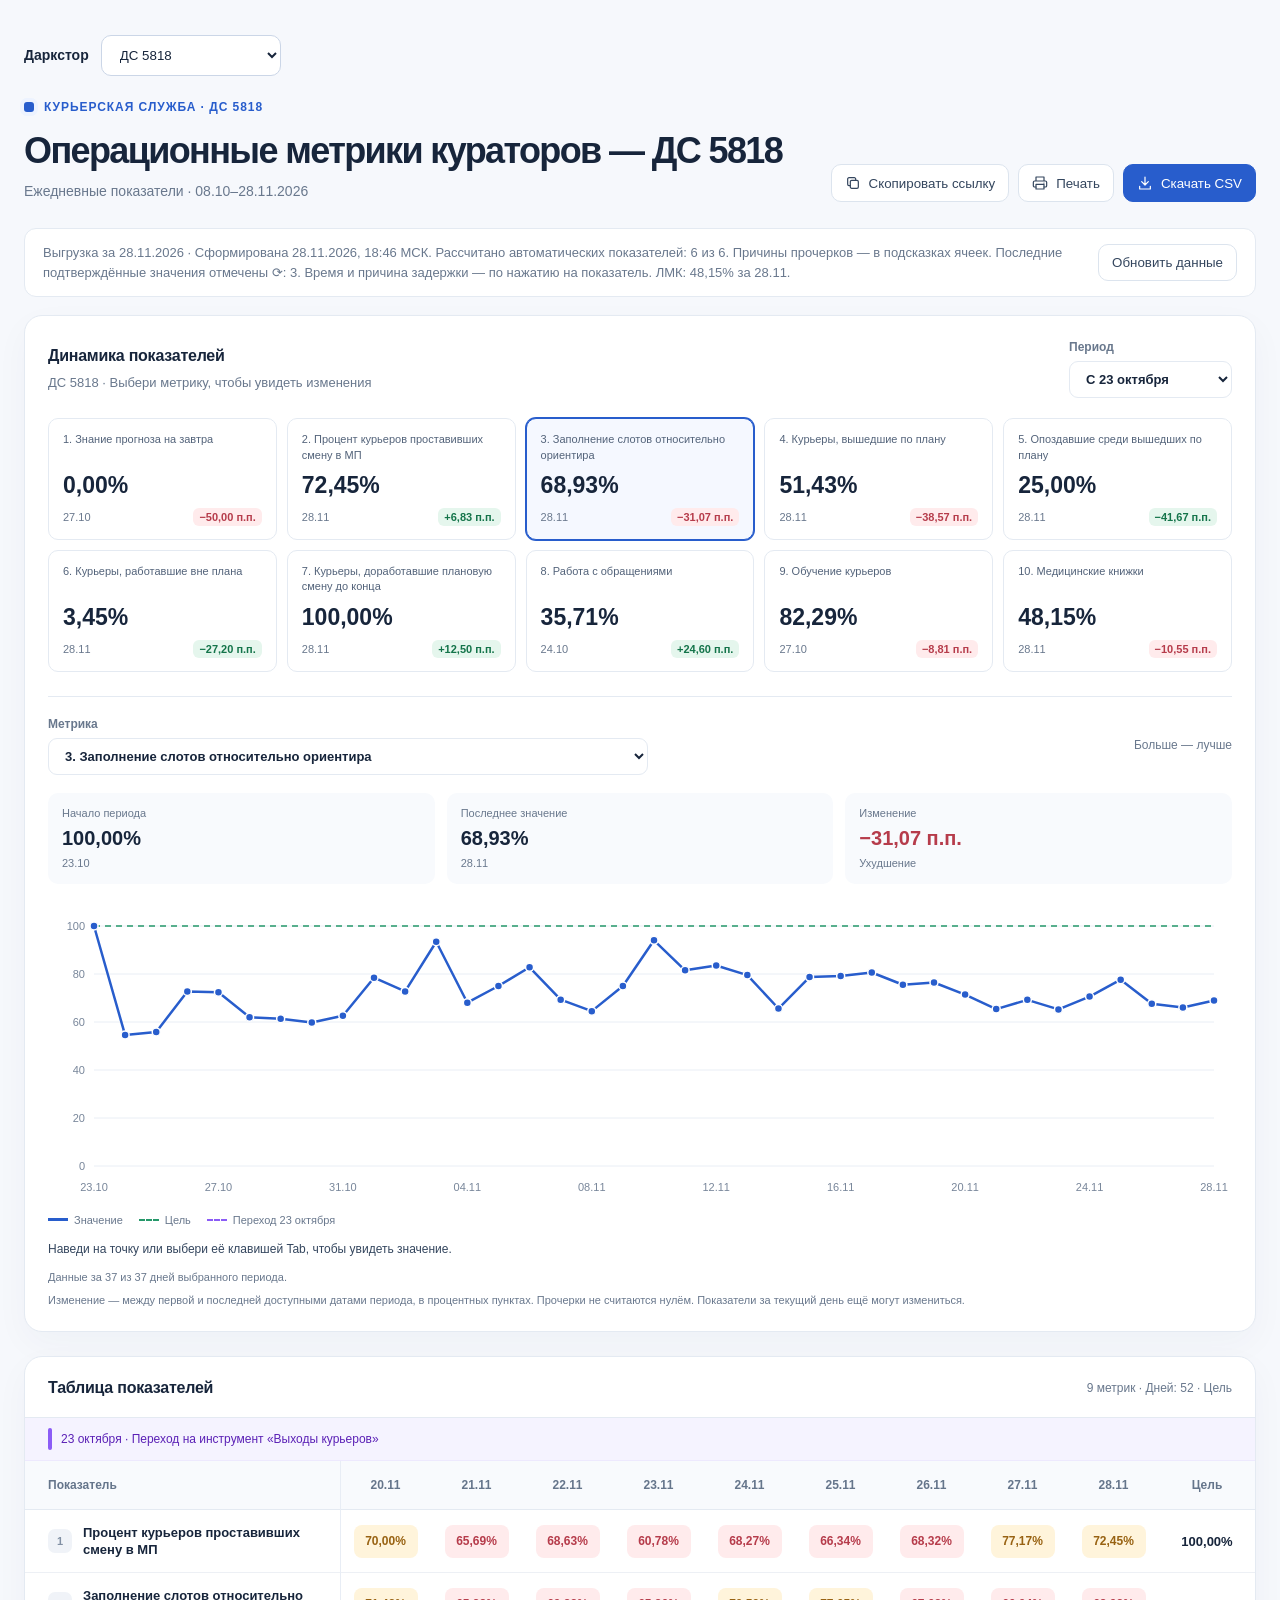
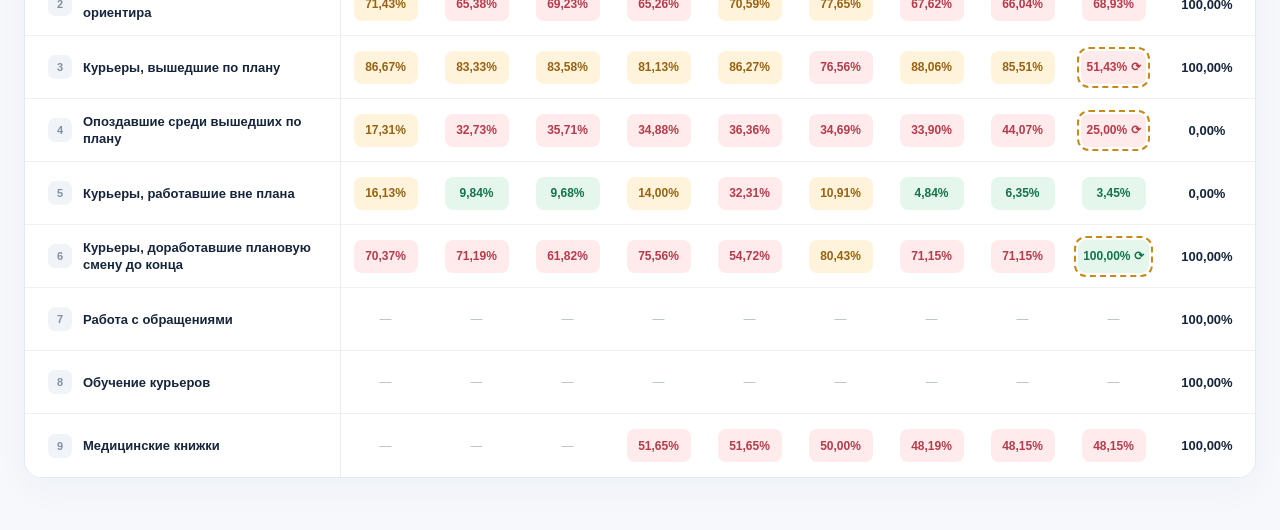
<file: index.html>
<!doctype html>
<html lang="ru">
<head>
  <meta charset="utf-8">
  <meta name="viewport" content="width=device-width, initial-scale=1">
  <meta name="theme-color" content="#f6f8fc">
  <meta name="description" content="Операционные показатели курьеров ДС 5818 по датам с 08.10 по 22.10.2026">
  <title>ДС 5818 — Операционные метрики кураторов</title>
  <link rel="stylesheet" href="dashboard-trends.css">
  <link rel="icon" href="data:image/svg+xml,%3Csvg xmlns='http://www.w3.org/2000/svg' viewBox='0 0 64 64'%3E%3Crect width='64' height='64' rx='16' fill='%232b62cf'/%3E%3Cpath d='M14 42h36M18 28h28M25 17h14' stroke='white' stroke-width='5' stroke-linecap='round'/%3E%3C/svg%3E">
  <style>
    :root{color-scheme:light;--bg:#f6f8fc;--paper:#fff;--ink:#17253b;--muted:#69788d;--line:#e4eaf2;--blue:#285dcc;--blue-soft:#edf3ff;--radius:18px}
    *{box-sizing:border-box}
    html{scroll-behavior:smooth}
    body{margin:0;background:var(--bg);color:var(--ink);font:14px/1.5 -apple-system,BlinkMacSystemFont,"Segoe UI",Roboto,"Noto Sans",Arial,sans-serif;-webkit-font-smoothing:antialiased}
    .shell{max-width:1640px;margin:0 auto;padding:35px 24px 52px}
    .eyebrow{display:flex;align-items:center;gap:10px;color:var(--blue);font-size:12px;font-weight:750;letter-spacing:.08em;text-transform:uppercase}
    .eyebrow .mark{width:10px;height:10px;border-radius:3px;background:var(--blue);box-shadow:0 0 0 4px var(--blue-soft)}
    header{display:flex;align-items:flex-end;justify-content:space-between;gap:22px;margin:14px 0 26px}
    h1{font-size:clamp(24px,3vw,36px);letter-spacing:-.045em;line-height:1.18;margin:0 0 9px;font-weight:780}
    .description{color:var(--muted);margin:0;font-size:14px}
    .actions{display:flex;flex-wrap:wrap;justify-content:flex-end;gap:9px}
    button{display:inline-flex;align-items:center;justify-content:center;gap:8px;white-space:nowrap;cursor:pointer;border:1px solid #dce4ee;border-radius:10px;background:white;color:#34465e;padding:10px 13px;font:600 13px/1.2 inherit;transition:background .16s,border-color .16s}
    button:hover{background:#f4f7fd;border-color:#bdcce3}
    button:focus-visible{outline:3px solid #9cbbf8;outline-offset:2px}
    button svg{width:16px;height:16px;stroke:currentColor;fill:none;stroke-width:1.8;stroke-linecap:round;stroke-linejoin:round}
    .primary{background:var(--blue);border-color:var(--blue);color:#fff}
    .primary:hover{background:#204fab;border-color:#204fab}
    .panel{background:var(--paper);border:1px solid var(--line);border-radius:var(--radius);box-shadow:0 12px 35px rgba(24,49,88,.035);overflow:hidden}
    .panel-heading{display:flex;justify-content:space-between;align-items:center;gap:14px;padding:19px 23px 17px;border-bottom:1px solid var(--line)}
    h2{font-size:16px;letter-spacing:-.015em;margin:0;font-weight:750}
    .panel-note{color:var(--muted);font-size:12px;white-space:nowrap}
    .tool-transition-note{display:flex;align-items:center;gap:9px;margin:0;padding:10px 23px;background:#f5f3ff;border-bottom:1px solid #ede9fe;color:#5b21b6;font-size:12px;line-height:1.4}
    .tool-transition-note::before{content:"";flex:none;width:4px;height:22px;background:#8b5cf6;border-radius:2px}
    #metricsTable .tool-transition{border-left:4px solid #8b5cf6}
    .table-scroll{overflow-x:auto;overscroll-behavior-x:contain;scrollbar-color:#cbd6e7 transparent}
    table{width:100%;min-width:1776px;border-collapse:separate;border-spacing:0;table-layout:fixed;font-variant-numeric:tabular-nums}
    col.metric-col{width:315px}
    col.day-col{width:91px}
    col.goal-col{width:96px}
    thead th{background:#f8fafd;color:#65758b;font-size:12px;font-weight:720;text-align:center;white-space:nowrap;border-bottom:1px solid var(--line);padding:15px 7px}
    thead th:first-child{text-align:left;padding-left:23px}
    thead th:last-child{background:#f8fafd;color:#65758b}
    tbody td,tbody th{border-bottom:1px solid #edf0f5;padding:12px 7px;text-align:center;background:white;height:63px}
    tbody tr:last-child td,tbody tr:last-child th{border-bottom:0}
    tbody th{font-size:13px;font-weight:630;text-align:left;padding-left:23px;padding-right:15px;line-height:1.32}
    tbody tr:hover td,tbody tr:hover th{background:#fafcff}
    thead th:first-child,tbody th{position:sticky;left:0;z-index:2;box-shadow:1px 0 0 #e8edf5}
    thead th:first-child{z-index:4}
    .metric-title{display:flex;align-items:center;gap:11px}
    .metric-index{flex:none;width:24px;height:24px;display:grid;place-items:center;border-radius:7px;background:#f0f3f8;color:#8190a4;font-size:11px;font-weight:700}
    .cell{display:inline-flex;min-width:64px;min-height:33px;align-items:center;justify-content:center;border-radius:8px;font-size:12px;font-weight:700;padding:6px 5px}
    .cell.good{background:#e5f6ed;color:#14744a}
    .cell.mid{background:#fff4db;color:#986212}
    .cell.bad{background:#ffebec;color:#b63c4b}
    .cell.empty{color:#b4becc;font-weight:500}
    .goal{color:var(--ink);font-weight:750;font-size:13px;background:white}
    .date-latest{background:#f8fafd}
    .footnotes{padding:16px 23px 18px;border-top:1px solid var(--line);background:#fcfdff;color:#78869a;font-size:12px}
    .footnotes p{margin:0}
    .footnotes p+p{margin-top:5px}
    .footer{display:flex;justify-content:space-between;gap:15px;flex-wrap:wrap;color:#8a97a8;font-size:12px;padding:17px 4px}
    .toast{position:fixed;bottom:24px;left:50%;transform:translate(-50%,16px);padding:11px 17px;border-radius:10px;background:#172b4b;color:#fff;box-shadow:0 10px 25px #172b4b33;opacity:0;pointer-events:none;transition:opacity .2s,transform .2s;z-index:10}
    .toast.visible{opacity:1;transform:translate(-50%,0)}
    @media(max-width:820px){.shell{padding:22px 12px 32px}header{display:block;margin:15px 4px 20px}h1{font-size:26px}.actions{justify-content:flex-start;margin-top:18px}.panel-heading{padding:15px 16px}.panel-note{white-space:normal;text-align:right}.footnotes{padding:15px 16px}col.metric-col{width:235px}tbody th{padding-left:12px;font-size:12px}.metric-title{gap:7px}.metric-index{width:20px;height:20px}thead th:first-child{padding-left:12px}.footer{padding:14px 4px}}
    @media print{@page{size:A3 landscape;margin:12mm}body{background:white;font-size:11px}.shell{max-width:none;padding:0}.actions,.footer,.toast{display:none!important}header{margin:0 0 14px}h1{font-size:24px}.panel{border:1px solid #ccd3df;box-shadow:none}.panel-heading{padding:10px 12px}.table-scroll{overflow:visible}table{min-width:0;width:100%}col.metric-col{width:250px}col.day-col{width:auto}col.goal-col{width:70px}thead th{padding:9px 3px}tbody td,tbody th{padding:6px 2px;height:42px}tbody th{padding-left:8px;font-size:10px}.cell{min-width:0;width:100%;font-size:10px;padding:5px 1px}.metric-index{display:none}.footnotes{padding:10px 12px}thead th:first-child,tbody th{position:static;box-shadow:none}*{-webkit-print-color-adjust:exact;print-color-adjust:exact}}
    .store-picker{display:flex;align-items:center;gap:12px;margin-bottom:22px;font-weight:700;color:var(--ink)}
    .store-picker select{appearance:auto;min-width:180px;padding:11px 14px;border:1px solid #cbd6e7;border-radius:10px;background:#fff;color:#17253b;font:700 14px inherit;cursor:pointer}
    .store-picker select:focus-visible{outline:3px solid #9cbbf8;outline-offset:2px}
    @media print{.store-picker{display:none}}
    .data-status{display:flex;align-items:center;justify-content:space-between;gap:16px;margin:0 0 18px;padding:14px 18px;border:1px solid var(--line);border-radius:12px;background:var(--paper)}
    .data-status p{margin:0;color:var(--muted);font-size:13px}
    @media(max-width:820px){.data-status{align-items:flex-start;flex-direction:column}}
  </style>
</head>
<body>
<main class="shell">
  <nav aria-label="Выбор даркстора" class="store-picker"><label for="storeSelect">Даркстор</label><select id="storeSelect" aria-label="Выбрать даркстор"><option value="5818" selected>ДС 5818</option><option value="7745">ДС 7745</option><option value="8889">ДС 8889</option><option value="9107">ДС 9107</option></select></nav>
  <div class="eyebrow"><span class="mark" aria-hidden="true"></span> Курьерская служба · ДС 5818</div>
  <header>
    <div>
      <h1>Операционные метрики кураторов — ДС 5818</h1>
      <p class="description">Ежедневные показатели работы кураторов · 08–22 октября 2026 года</p>
    </div>
    <div class="actions">
      <button id="copyLink" type="button" aria-label="Скопировать ссылку на таблицу">
        <svg viewBox="0 0 24 24" aria-hidden="true"><rect x="8" y="8" width="12" height="12" rx="2"/><path d="M16 8V6a2 2 0 0 0-2-2H6a2 2 0 0 0-2 2v8a2 2 0 0 0 2 2h2"/></svg>Скопировать ссылку
      </button>
      <button id="printReport" type="button">
        <svg viewBox="0 0 24 24" aria-hidden="true"><path d="M6 9V3h12v6M6 18H4a2 2 0 0 1-2-2v-5a2 2 0 0 1 2-2h16a2 2 0 0 1 2 2v5a2 2 0 0 1-2 2h-2"/><path d="M6 14h12v7H6zM18 12h.01"/></svg>Печать
      </button>
      <button class="primary" id="downloadCsv" type="button">
        <svg viewBox="0 0 24 24" aria-hidden="true"><path d="M12 3v12m-5-5 5 5 5-5M4 17v4h16v-4"/></svg>Скачать CSV
      </button>
    </div>
  </header>
  <section class="data-status" aria-label="Источник данных">
    <p id="dataStatus" role="status" aria-live="polite">Загружаем последнюю выгрузку…</p>
    <button id="refreshData" type="button">Обновить данные</button>
  </section>
  <section class="panel trends" aria-labelledby="trendsTitle">
    <div class="trends-heading">
      <div><h2 id="trendsTitle">Динамика показателей</h2><p>ДС 5818 · Выбери метрику, чтобы увидеть изменения</p></div>
      <label class="trends-control">Период<select id="trendPeriod"><option value="after">С 23 октября</option><option value="week">Последние 7 дней</option><option value="all">Вся история</option></select></label>
    </div>
    <div id="trendOverview" class="trends-overview" aria-label="Динамика десяти метрик"></div>
    <div class="trends-chart-heading">
      <label class="trends-control trends-metric-control">Метрика<select id="trendMetric"></select></label>
      <span id="trendDirection" class="trends-direction"></span>
    </div>
    <div id="trendSummary" class="trends-summary" aria-live="polite"></div>
    <div class="trends-plot"><svg id="trendChart" role="img" aria-label="График выбранной метрики"></svg><p id="trendEmpty" hidden>Нет данных за выбранный период.</p></div>
    <div class="trends-legend"><span><i class="trends-key trends-key-value"></i>Значение</span><span><i class="trends-key trends-key-goal"></i>Цель</span><span><i class="trends-key trends-key-transition"></i>Переход 23 октября</span></div>
    <p id="trendHover" class="trends-hover" aria-live="polite">Наведи на точку или выбери её клавишей Tab, чтобы увидеть значение.</p>
    <p id="trendComparisonNote" class="trends-note"></p>
    <p class="trends-note">Изменение — между первой и последней доступными датами периода, в процентных пунктах. Прочерки не считаются нулём. Показатели за текущий день ещё могут измениться.</p>
  </section>
  <section class="panel" aria-labelledby="tableTitle">
    <div class="panel-heading"><h2 id="tableTitle">Таблица показателей</h2><span class="panel-note">9 метрик · 15 дней · Цель</span></div>
    <p class="tool-transition-note" id="toolTransitionNote">23 октября · Переход на инструмент «Выходы курьеров»</p>
    <div class="table-scroll" tabindex="0" aria-label="Таблица показателей, прокручивается горизонтально">
      <table id="metricsTable">
        <colgroup><col class="metric-col"><col class="day-col" span="15"><col class="goal-col"></colgroup>
        <thead><tr id="headerRow"><th scope="col">Показатель</th></tr></thead>
        <tbody id="metricsBody"></tbody>
      </table>
    </div></section></main>
<div id="toast" class="toast" role="status" aria-live="polite"></div>
<script>
"use strict";
const dates = ["08.10","09.10","10.10","11.10","12.10","13.10","14.10","15.10","16.10","17.10","18.10","19.10","20.10","21.10","22.10","23.10","24.10","25.10","26.10","27.10"];
// Значения хранятся строками; отображение всех процентов единообразно: две цифры после запятой.
// null означает, что показатель за дату не предоставлен.
const metrics = [
  {name:"Знание прогноза на завтра",goal:"100",better:"high",values:["0","100","50","100","100","100","100","100","0","0","100","100","100","100","0","50","100","0","0","0"]},
  {name:"Процент курьеров проставивших смену в МП",goal:"100",better:"high",values:["38","53","35,10","38,10","33,33","33,33","52,94","40,96","51,49","61,17","44,04","58,65","50,88","52,68","44,1",null,null,null,null,null]},
  {name:"Заполнение слотов относительно ориентира",goal:"100",better:"high",values:["78,20","80","73","40","82,76","85","73,80","84,60","80,00","80","80,00","82,10","83,87","90,91","87,88",null,null,null,null,null]},
  {name:"Курьеры, вышедшие по плану",goal:"100",better:"high",values:["80,95","78,38","73,68","94,12","93,75","80,70","90,24","79,17","91,11","85,71","86,67","84,44","81,13","87,27","83,05",null,null,null,null,null]},
  {name:"Опоздавшие среди вышедших по плану",goal:"0",better:"low",values:["23,53","68,97","50","50","42,22","41,30","35,14","28,95","39,02","44,44","7,69","42,11","46,51","56,25","53,06",null,null,null,null,null]},
  {name:"Курьеры, работавшие вне плана",goal:"0",better:"low",values:["27,66","25,64","44","75","16,67","25,81","47,89","26,79","35,38","46,15","30,77","29,09","29,51","14,08","18,97",null,null,null,null,null]},
  {name:"Курьеры, доработавшие плановую смену до конца",goal:"100",better:"high",values:[null,null,null,null,null,null,null,"65,85","50","53,33","64,10","63,41","56,25","52,08","63,27",null,null,null,null,null]},
  {name:"Работа с обращениями",goal:"100",better:"high",values:["26,67","36,67","51,85","60","66,67","62,50","53,85",null,null,null,"0","28,57","0","36,36","16,17","11,11","35,71",null,null,null]},
  {name:"Обучение курьеров",goal:"100",better:"high",values:["27,84","28,87","28,87","28,87","28,87","42,27","49,48","65,98","73,20","82,47","82,47","76,5","81,82","92,08","92,55","91,1","89,6","85,71","85,71","82,29"]},
  {name:"Медицинские книжки",goal:"100",better:"high",values:["50","50","50","51","54","54","54","54","54,70","54,70","56,20","56,20","55,10","54,6","57,5","58,7","58,7","59,6","59,6","58,7"]},
];
function formatPercent(value) {
  const number=Number(String(value).replace(",", "."));
  return number.toFixed(2).replace(".", ",")+"%";
}
function textCell(tag,content,className) {
  const el=document.createElement(tag);
  el.textContent=content;
  if(className) el.className=className;
  return el;
}
// Пороговые значения для метрик в порядке отображения. На границе выбирается лучший цвет.
function statusClass(value,index) {
  const num=Number(String(value).replace(",","."));
  if(index===0) return num>=100?"good":num>=50?"mid":"bad";
  if(index===1) return num>=90?"good":num>=70?"mid":"bad";
  if(index===2) return num>=85?"good":num>=70?"mid":"bad";
  if(index===3) return num>=90?"good":num>=80?"mid":"bad";
  if(index===4||index===5) return num<=10?"good":num<=20?"mid":"bad";
  if(index===6) return num>=90?"good":num>=80?"mid":"bad";
  if(index===7) return num>=90?"good":num>=70?"mid":"bad";
  if(index===8||index===9) return num>=80?"good":num>=60?"mid":"bad";
  return "";
}
function render() {
  const head=document.getElementById("headerRow");
  while(head.children.length>1) head.lastElementChild.remove();
  dates.forEach(function(date,i){
    const th=textCell("th",date,i===dates.length-1?"date-latest":"");
    if(date==="23.10" && dates[i-1]==="22.10"){
      th.classList.add("tool-transition");
      th.title="Переход на инструмент «Выходы курьеров» с 23 октября";
      th.setAttribute("aria-describedby","toolTransitionNote");
    }
    th.scope="col";
    head.appendChild(th);
  });
  const goalHead=textCell("th","Цель");
  goalHead.scope="col";
  head.appendChild(goalHead);
  const body=document.getElementById("metricsBody");
  body.replaceChildren();
  metrics.forEach(function(metric,index){
    const tr=document.createElement("tr");
    // Keep source indexes stable for historical imports; omit forecast from display.
    tr.hidden=index===0;
    const th=document.createElement("th");
    th.scope="row";
    const wrap=document.createElement("span");
    wrap.className="metric-title";
    wrap.appendChild(textCell("span",String(index),"metric-index"));
    wrap.appendChild(textCell("span",metric.name));
    th.appendChild(wrap);
    tr.appendChild(th);
    metric.values.forEach(function(value,dayIndex){
      const td=document.createElement("td");
      if(dates[dayIndex]==="23.10" && dates[dayIndex-1]==="22.10") td.classList.add("tool-transition");
      const span=textCell("span",value===null?"—":formatPercent(value),value===null?"cell empty":"cell "+statusClass(value,index));
      td.appendChild(span);
      tr.appendChild(td);
    });
    tr.appendChild(textCell("td",formatPercent(metric.goal),"goal"));
    body.appendChild(tr);
  });
  window.dispatchEvent(new Event("courier-metrics-rendered"));
}
function csvQuote(value) {
  return '"'+String(value).replace(/"/g,'""')+'"';
}
function downloadCsv() {
  const rows=[["Показатель"].concat(dates).concat(["Цель"])];
  metrics.slice(1).forEach(function(m){rows.push([m.name].concat(m.values.map(function(v){return v===null?"":formatPercent(v);})).concat([formatPercent(m.goal)]));});
  const csv="\ufeff"+rows.map(function(row){return row.map(csvQuote).join(";");}).join("\r\n");
  const url=URL.createObjectURL(new Blob([csv],{type:"text/csv;charset=utf-8;"}));
  const link=document.createElement("a");
  link.href=url;
  link.download="ds-5818-courier-metrics-2026-"+dates[dates.length-1].slice(3)+"-"+dates[dates.length-1].slice(0,2)+".csv";
  document.body.appendChild(link);
  link.click();
  link.remove();
  setTimeout(function(){URL.revokeObjectURL(url);},1000);
}
let toastTimer;
function notify(message){
  const el=document.getElementById("toast");
  el.textContent=message;
  el.classList.add("visible");
  clearTimeout(toastTimer);
  toastTimer=setTimeout(function(){el.classList.remove("visible");},2500);
}
async function copyLink(){
  try{
    if(navigator.clipboard&&window.isSecureContext){
      await navigator.clipboard.writeText(location.href);
    }else{
      const input=document.createElement("textarea");
      input.value=location.href;
      input.style.position="fixed";
      input.style.opacity="0";
      document.body.appendChild(input);
      input.select();
      const ok=document.execCommand("copy");
      input.remove();
      if(!ok) throw new Error("Copy unavailable");
    }
    notify("Ссылка скопирована");
  }catch(e){notify("Скопируйте адрес из строки браузера");}
}
document.getElementById("storeSelect").addEventListener("change",function(e){window.location.href=({"5818":"index.html","7745":"7745.html","8889":"8889.html","9107":"9107.html"})[e.target.value]||"index.html";});
render();
document.getElementById("downloadCsv").addEventListener("click",downloadCsv);
document.getElementById("copyLink").addEventListener("click",copyLink);
document.getElementById("printReport").addEventListener("click",function(){window.print();});
</script>
<script src="dashboard-trends.js"></script>
<script src="metric-details.js?v=arrived-completion-20261106"></script>
<script src="dashboard-data.js?v=ds9107-20261119"></script>
</body>
</html>
</file>
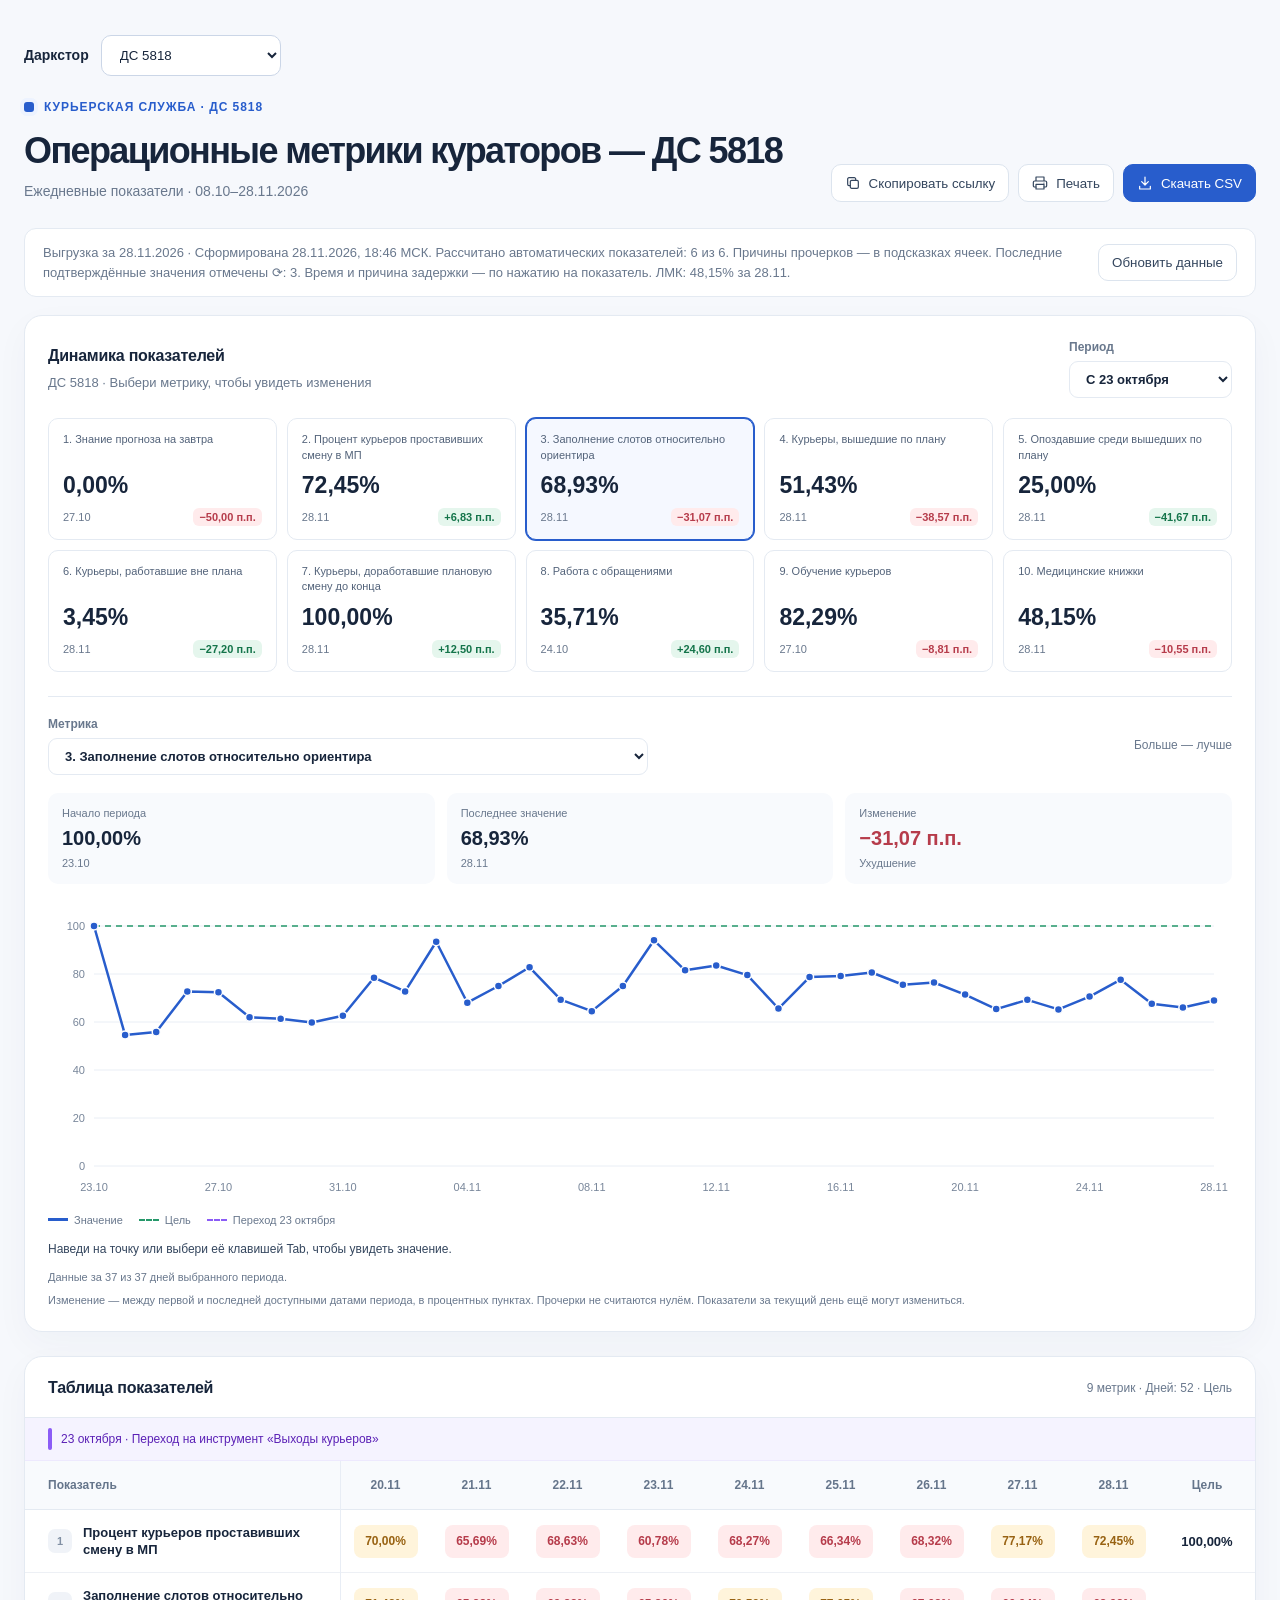
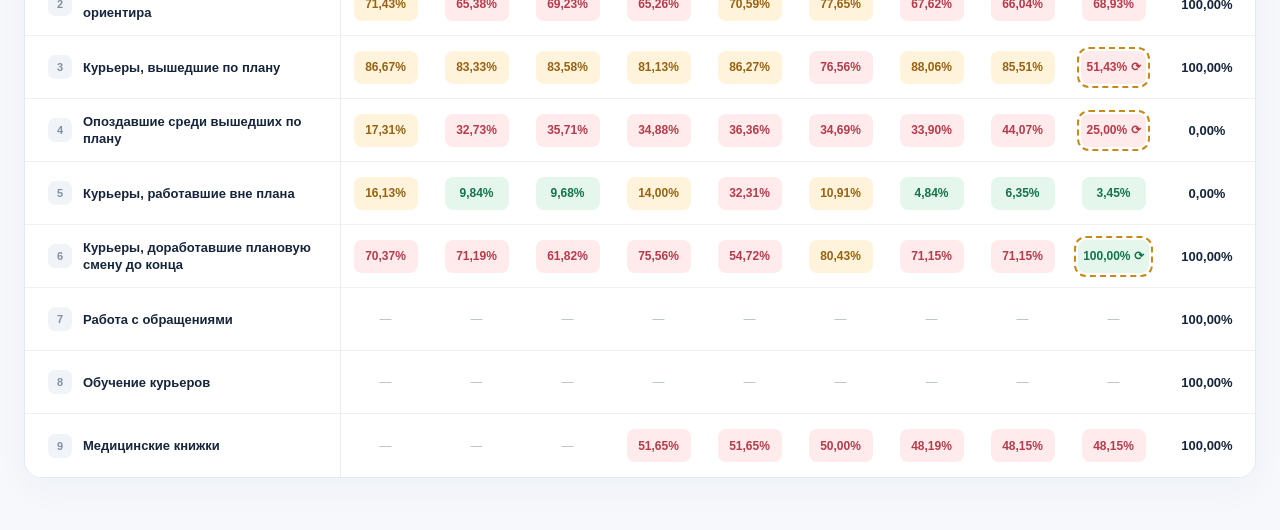
<file: 4747.html>
<!doctype html>
<html lang="ru">
<head>
  <meta http-equiv="refresh" content="0;url=index.html">
  <script>window.location.replace("index.html");</script>
  <meta charset="utf-8">
  <meta name="viewport" content="width=device-width, initial-scale=1">
  <meta name="theme-color" content="#f6f8fc">
  <meta name="description" content="Операционные показатели курьеров ДС 4747 с 21.10.2026">
  <title>ДС 4747 — Операционные метрики кураторов</title>
  <link rel="icon" href="data:image/svg+xml,%3Csvg xmlns='http://www.w3.org/2000/svg' viewBox='0 0 64 64'%3E%3Crect width='64' height='64' rx='16' fill='%232b62cf'/%3E%3Cpath d='M14 42h36M18 28h28M25 17h14' stroke='white' stroke-width='5' stroke-linecap='round'/%3E%3C/svg%3E">
  <style>
    :root{color-scheme:light;--bg:#f6f8fc;--paper:#fff;--ink:#17253b;--muted:#69788d;--line:#e4eaf2;--blue:#285dcc;--blue-soft:#edf3ff;--radius:18px}
    *{box-sizing:border-box}
    html{scroll-behavior:smooth}
    body{margin:0;background:var(--bg);color:var(--ink);font:14px/1.5 -apple-system,BlinkMacSystemFont,"Segoe UI",Roboto,"Noto Sans",Arial,sans-serif;-webkit-font-smoothing:antialiased}
    .shell{max-width:1640px;margin:0 auto;padding:35px 24px 52px}
    .eyebrow{display:flex;align-items:center;gap:10px;color:var(--blue);font-size:12px;font-weight:750;letter-spacing:.08em;text-transform:uppercase}
    .eyebrow .mark{width:10px;height:10px;border-radius:3px;background:var(--blue);box-shadow:0 0 0 4px var(--blue-soft)}
    header{display:flex;align-items:flex-end;justify-content:space-between;gap:22px;margin:14px 0 26px}
    h1{font-size:clamp(24px,3vw,36px);letter-spacing:-.045em;line-height:1.18;margin:0 0 9px;font-weight:780}
    .description{color:var(--muted);margin:0;font-size:14px}
    .actions{display:flex;flex-wrap:wrap;justify-content:flex-end;gap:9px}
    button{display:inline-flex;align-items:center;justify-content:center;gap:8px;white-space:nowrap;cursor:pointer;border:1px solid #dce4ee;border-radius:10px;background:white;color:#34465e;padding:10px 13px;font:600 13px/1.2 inherit;transition:background .16s,border-color .16s}
    button:hover{background:#f4f7fd;border-color:#bdcce3}
    button:focus-visible{outline:3px solid #9cbbf8;outline-offset:2px}
    button svg{width:16px;height:16px;stroke:currentColor;fill:none;stroke-width:1.8;stroke-linecap:round;stroke-linejoin:round}
    .primary{background:var(--blue);border-color:var(--blue);color:#fff}
    .primary:hover{background:#204fab;border-color:#204fab}
    .panel{background:var(--paper);border:1px solid var(--line);border-radius:var(--radius);box-shadow:0 12px 35px rgba(24,49,88,.035);overflow:hidden}
    .panel-heading{display:flex;justify-content:space-between;align-items:center;gap:14px;padding:19px 23px 17px;border-bottom:1px solid var(--line)}
    h2{font-size:16px;letter-spacing:-.015em;margin:0;font-weight:750}
    .panel-note{color:var(--muted);font-size:12px;white-space:nowrap}
    .table-scroll{overflow-x:auto;overscroll-behavior-x:contain;scrollbar-color:#cbd6e7 transparent}
    table{width:100%;min-width:1140px;border-collapse:separate;border-spacing:0;table-layout:fixed;font-variant-numeric:tabular-nums}
    col.metric-col{width:315px}
    col.day-col{width:91px}
    col.goal-col{width:96px}
    thead th{background:#f8fafd;color:#65758b;font-size:12px;font-weight:720;text-align:center;white-space:nowrap;border-bottom:1px solid var(--line);padding:15px 7px}
    thead th:first-child{text-align:left;padding-left:23px}
    thead th:last-child{background:#f8fafd;color:#65758b}
    tbody td,tbody th{border-bottom:1px solid #edf0f5;padding:12px 7px;text-align:center;background:white;height:63px}
    tbody tr:last-child td,tbody tr:last-child th{border-bottom:0}
    tbody th{font-size:13px;font-weight:630;text-align:left;padding-left:23px;padding-right:15px;line-height:1.32}
    tbody tr:hover td,tbody tr:hover th{background:#fafcff}
    thead th:first-child,tbody th{position:sticky;left:0;z-index:2;box-shadow:1px 0 0 #e8edf5}
    thead th:first-child{z-index:4}
    .metric-title{display:flex;align-items:center;gap:11px}
    .metric-index{flex:none;width:24px;height:24px;display:grid;place-items:center;border-radius:7px;background:#f0f3f8;color:#8190a4;font-size:11px;font-weight:700}
    .cell{display:inline-flex;min-width:64px;min-height:33px;align-items:center;justify-content:center;border-radius:8px;font-size:12px;font-weight:700;padding:6px 5px}
    .cell.good{background:#e5f6ed;color:#14744a}
    .cell.mid{background:#fff4db;color:#986212}
    .cell.bad{background:#ffebec;color:#b63c4b}
    .cell.empty{color:#b4becc;font-weight:500}
    .goal{color:var(--ink);font-weight:750;font-size:13px;background:white}
    .date-latest{background:#f8fafd}
    .footnotes{padding:16px 23px 18px;border-top:1px solid var(--line);background:#fcfdff;color:#78869a;font-size:12px}
    .footnotes p{margin:0}
    .footnotes p+p{margin-top:5px}
    .footer{display:flex;justify-content:space-between;gap:15px;flex-wrap:wrap;color:#8a97a8;font-size:12px;padding:17px 4px}
    .toast{position:fixed;bottom:24px;left:50%;transform:translate(-50%,16px);padding:11px 17px;border-radius:10px;background:#172b4b;color:#fff;box-shadow:0 10px 25px #172b4b33;opacity:0;pointer-events:none;transition:opacity .2s,transform .2s;z-index:10}
    .toast.visible{opacity:1;transform:translate(-50%,0)}
    @media(max-width:820px){.shell{padding:22px 12px 32px}header{display:block;margin:15px 4px 20px}h1{font-size:26px}.actions{justify-content:flex-start;margin-top:18px}.panel-heading{padding:15px 16px}.panel-note{white-space:normal;text-align:right}.footnotes{padding:15px 16px}col.metric-col{width:235px}tbody th{padding-left:12px;font-size:12px}.metric-title{gap:7px}.metric-index{width:20px;height:20px}thead th:first-child{padding-left:12px}.footer{padding:14px 4px}}
    @media print{@page{size:A3 landscape;margin:12mm}body{background:white;font-size:11px}.shell{max-width:none;padding:0}.actions,.footer,.toast{display:none!important}header{margin:0 0 14px}h1{font-size:24px}.panel{border:1px solid #ccd3df;box-shadow:none}.panel-heading{padding:10px 12px}.table-scroll{overflow:visible}table{min-width:0;width:100%}col.metric-col{width:250px}col.day-col{width:auto}col.goal-col{width:70px}thead th{padding:9px 3px}tbody td,tbody th{padding:6px 2px;height:42px}tbody th{padding-left:8px;font-size:10px}.cell{min-width:0;width:100%;font-size:10px;padding:5px 1px}.metric-index{display:none}.footnotes{padding:10px 12px}thead th:first-child,tbody th{position:static;box-shadow:none}*{-webkit-print-color-adjust:exact;print-color-adjust:exact}}
    .store-picker{display:flex;align-items:center;gap:12px;margin-bottom:22px;font-weight:700;color:var(--ink)}
    .store-picker select{appearance:auto;min-width:180px;padding:11px 14px;border:1px solid #cbd6e7;border-radius:10px;background:#fff;color:#17253b;font:700 14px inherit;cursor:pointer}
    .store-picker select:focus-visible{outline:3px solid #9cbbf8;outline-offset:2px}
    @media print{.store-picker{display:none}}
    .data-status{display:flex;align-items:center;justify-content:space-between;gap:16px;margin:0 0 18px;padding:14px 18px;border:1px solid var(--line);border-radius:12px;background:var(--paper)}
    .data-status p{margin:0;color:var(--muted);font-size:13px}
    @media(max-width:820px){.data-status{align-items:flex-start;flex-direction:column}}
  </style>
</head>
<body>
<main class="shell">
  <nav aria-label="Выбор даркстора" class="store-picker"><label for="storeSelect">Даркстор</label><select id="storeSelect" aria-label="Выбрать даркстор"><option value="5818">ДС 5818</option><option value="7745">ДС 7745</option><option value="4747" selected>ДС 4747</option><option value="8092">ДС 8092</option><option value="8889">ДС 8889</option><option value="9107">ДС 9107</option></select></nav>
  <div class="eyebrow"><span class="mark" aria-hidden="true"></span> Курьерская служба · ДС 4747</div>
  <header>
    <div>
      <h1>Операционные метрики кураторов — ДС 4747</h1>
      <p class="description">Ежедневные показатели работы кураторов · с 21 октября 2026 года</p>
    </div>
    <div class="actions">
      <button id="copyLink" type="button" aria-label="Скопировать ссылку на таблицу">
        <svg viewBox="0 0 24 24" aria-hidden="true"><rect x="8" y="8" width="12" height="12" rx="2"/><path d="M16 8V6a2 2 0 0 0-2-2H6a2 2 0 0 0-2 2v8a2 2 0 0 0 2 2h2"/></svg>Скопировать ссылку
      </button>
      <button id="printReport" type="button">
        <svg viewBox="0 0 24 24" aria-hidden="true"><path d="M6 9V3h12v6M6 18H4a2 2 0 0 1-2-2v-5a2 2 0 0 1 2-2h16a2 2 0 0 1 2 2v5a2 2 0 0 1-2 2h-2"/><path d="M6 14h12v7H6zM18 12h.01"/></svg>Печать
      </button>
      <button class="primary" id="downloadCsv" type="button">
        <svg viewBox="0 0 24 24" aria-hidden="true"><path d="M12 3v12m-5-5 5 5 5-5M4 17v4h16v-4"/></svg>Скачать CSV
      </button>
    </div>
  </header>
  <section class="data-status" aria-label="Источник данных">
    <p id="dataStatus" role="status" aria-live="polite">Загружаем последнюю выгрузку…</p>
    <button id="refreshData" type="button">Обновить данные</button>
  </section>
  <section class="panel" aria-labelledby="tableTitle">
    <div class="panel-heading"><h2 id="tableTitle">Таблица показателей</h2><span class="panel-note">9 метрик · 2 дня · Цель</span></div>
    <div class="table-scroll" tabindex="0" aria-label="Таблица показателей, прокручивается горизонтально">
      <table id="metricsTable">
        <colgroup><col class="metric-col"><col class="day-col" span="2"><col class="goal-col"></colgroup>
        <thead><tr id="headerRow"><th scope="col">Показатель</th></tr></thead>
        <tbody id="metricsBody"></tbody>
      </table>
    </div></section></main>
<div id="toast" class="toast" role="status" aria-live="polite"></div>
<script>
"use strict";
const dates = ["21.10","22.10"];
// Значения хранятся строками; отображение всех процентов единообразно: две цифры после запятой.
// null означает, что показатель за дату не предоставлен.
const metrics = [
  {name:"Знание прогноза на завтра",goal:"100",better:"high",values:["0","0"]},
  {name:"Процент курьеров проставивших смену в МП",goal:"100",better:"high",values:["0","0"]},
  {name:"Заполнение слотов относительно ориентира",goal:"100",better:"high",values:[null,null]},
  {name:"Курьеры, вышедшие по плану",goal:"100",better:"high",values:["94,44",null]},
  {name:"Опоздавшие среди вышедших по плану",goal:"0",better:"low",values:["58,82",null]},
  {name:"Курьеры, работавшие вне плана",goal:"0",better:"low",values:["27,66",null]},
  {name:"Курьеры, доработавшие плановую смену до конца",goal:"100",better:"high",values:[null,null]},
  {name:"Работа с обращениями",goal:"100",better:"high",values:["0",null]},
  {name:"Обучение курьеров",goal:"100",better:"high",values:["9,47",null]},
  {name:"Медицинские книжки",goal:"100",better:"high",values:["56,1",null]},
];
function formatPercent(value) {
  const number=Number(String(value).replace(",", "."));
  return number.toFixed(2).replace(".", ",")+"%";
}
function textCell(tag,content,className) {
  const el=document.createElement(tag);
  el.textContent=content;
  if(className) el.className=className;
  return el;
}
// Пороговые значения для метрик в порядке отображения. На границе выбирается лучший цвет.
function statusClass(value,index) {
  const num=Number(String(value).replace(",","."));
  if(index===0) return num>=100?"good":num>=50?"mid":"bad";
  if(index===1) return num>=90?"good":num>=70?"mid":"bad";
  if(index===2) return num>=85?"good":num>=70?"mid":"bad";
  if(index===3) return num>=90?"good":num>=80?"mid":"bad";
  if(index===4||index===5) return num<=10?"good":num<=20?"mid":"bad";
  if(index===6) return num>=90?"good":num>=80?"mid":"bad";
  if(index===7) return num>=90?"good":num>=70?"mid":"bad";
  if(index===8||index===9) return num>=80?"good":num>=60?"mid":"bad";
  return "";
}
function render() {
  const head=document.getElementById("headerRow");
  while(head.children.length>1) head.lastElementChild.remove();
  dates.forEach(function(date,i){
    const th=textCell("th",date,i===dates.length-1?"date-latest":"");
    th.scope="col";
    head.appendChild(th);
  });
  const goalHead=textCell("th","Цель");
  goalHead.scope="col";
  head.appendChild(goalHead);
  const body=document.getElementById("metricsBody");
  body.replaceChildren();
  metrics.forEach(function(metric,index){
    const tr=document.createElement("tr");
    // Keep source indexes stable for historical imports; omit forecast from display.
    tr.hidden=index===0;
    const th=document.createElement("th");
    th.scope="row";
    const wrap=document.createElement("span");
    wrap.className="metric-title";
    wrap.appendChild(textCell("span",String(index),"metric-index"));
    wrap.appendChild(textCell("span",metric.name));
    th.appendChild(wrap);
    tr.appendChild(th);
    metric.values.forEach(function(value){
      const td=document.createElement("td");
      const span=textCell("span",value===null?"—":formatPercent(value),value===null?"cell empty":"cell "+statusClass(value,index));
      td.appendChild(span);
      tr.appendChild(td);
    });
    tr.appendChild(textCell("td",formatPercent(metric.goal),"goal"));
    body.appendChild(tr);
  });
}
function csvQuote(value) {
  return '"'+String(value).replace(/"/g,'""')+'"';
}
function downloadCsv() {
  const rows=[["Показатель"].concat(dates).concat(["Цель"])];
  metrics.slice(1).forEach(function(m){rows.push([m.name].concat(m.values.map(function(v){return v===null?"":formatPercent(v);})).concat([formatPercent(m.goal)]));});
  const csv="\ufeff"+rows.map(function(row){return row.map(csvQuote).join(";");}).join("\r\n");
  const url=URL.createObjectURL(new Blob([csv],{type:"text/csv;charset=utf-8;"}));
  const link=document.createElement("a");
  link.href=url;
  link.download="ds-4747-courier-metrics-2026-"+dates[dates.length-1].slice(3)+"-"+dates[dates.length-1].slice(0,2)+".csv";
  document.body.appendChild(link);
  link.click();
  link.remove();
  setTimeout(function(){URL.revokeObjectURL(url);},1000);
}
let toastTimer;
function notify(message){
  const el=document.getElementById("toast");
  el.textContent=message;
  el.classList.add("visible");
  clearTimeout(toastTimer);
  toastTimer=setTimeout(function(){el.classList.remove("visible");},2500);
}
async function copyLink(){
  try{
    if(navigator.clipboard&&window.isSecureContext){
      await navigator.clipboard.writeText(location.href);
    }else{
      const input=document.createElement("textarea");
      input.value=location.href;
      input.style.position="fixed";
      input.style.opacity="0";
      document.body.appendChild(input);
      input.select();
      const ok=document.execCommand("copy");
      input.remove();
      if(!ok) throw new Error("Copy unavailable");
    }
    notify("Ссылка скопирована");
  }catch(e){notify("Скопируйте адрес из строки браузера");}
}
document.getElementById("storeSelect").addEventListener("change",function(e){window.location.href=({"5818":"index.html","7745":"7745.html","4747":"4747.html","8092":"8092.html","8889":"8889.html","9107":"9107.html"})[e.target.value]||"index.html";});
render();
document.getElementById("downloadCsv").addEventListener("click",downloadCsv);
document.getElementById("copyLink").addEventListener("click",copyLink);
document.getElementById("printReport").addEventListener("click",function(){window.print();});
</script>
<script src="metric-details.js?v=arrived-completion-20261106"></script>
<script src="dashboard-data.js?v=ds9107-20261119"></script>
</body>
</html>
</file>
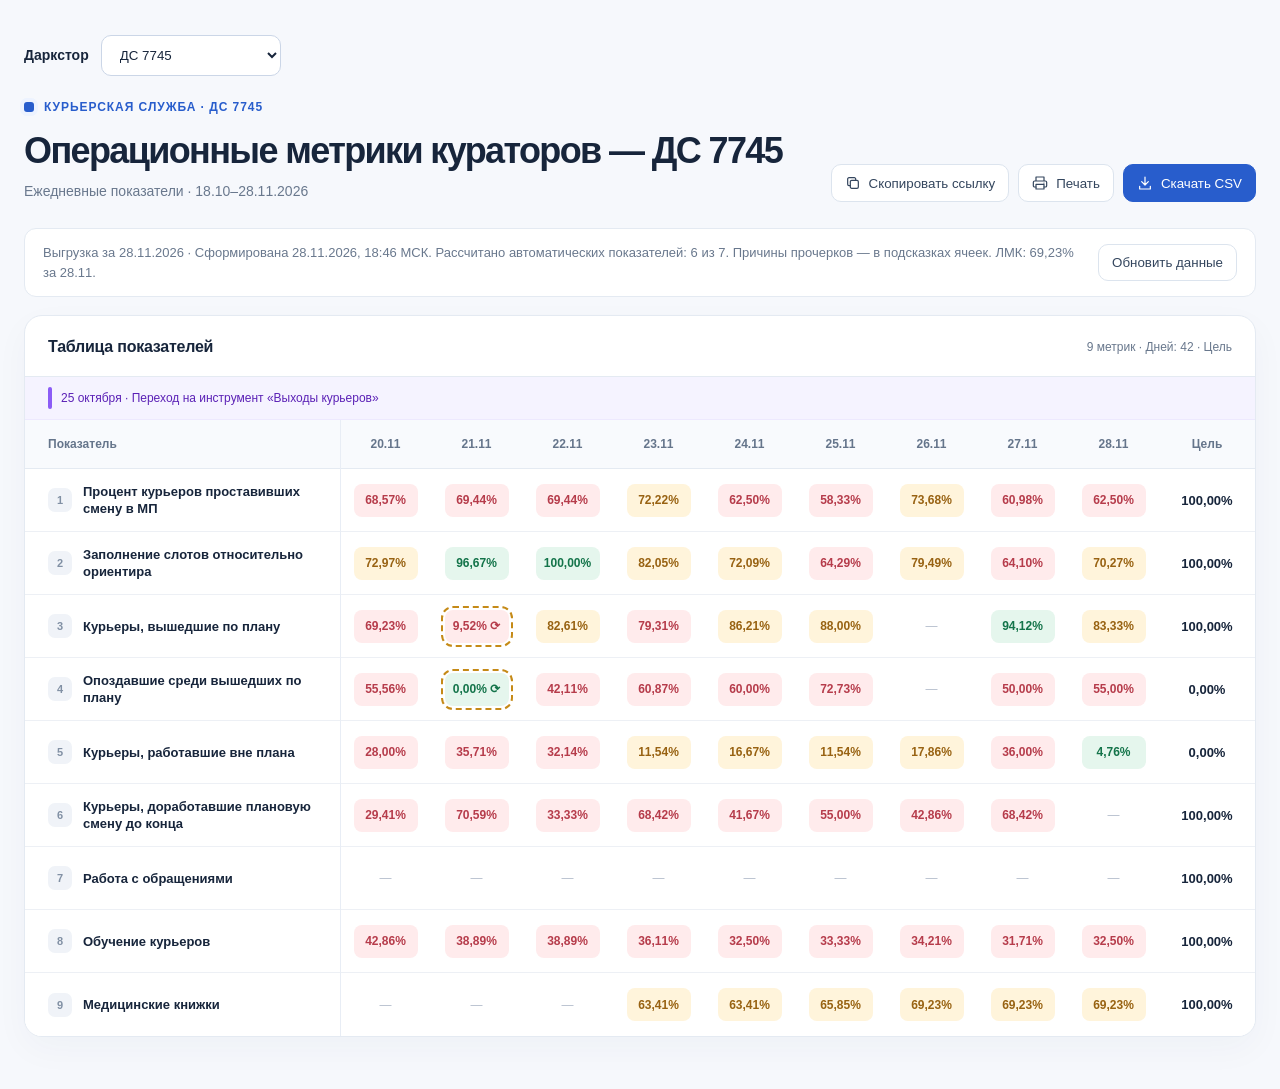
<file: 7745.html>
<!doctype html>
<html lang="ru">
<head>
  <meta charset="utf-8">
  <meta name="viewport" content="width=device-width, initial-scale=1">
  <meta name="theme-color" content="#f6f8fc">
  <meta name="description" content="Операционные показатели курьеров ДС 7745 по датам с 15.10 по 17.10.2026">
  <title>ДС 7745 — Операционные метрики кураторов</title>
  <link rel="icon" href="data:image/svg+xml,%3Csvg xmlns='http://www.w3.org/2000/svg' viewBox='0 0 64 64'%3E%3Crect width='64' height='64' rx='16' fill='%232b62cf'/%3E%3Cpath d='M14 42h36M18 28h28M25 17h14' stroke='white' stroke-width='5' stroke-linecap='round'/%3E%3C/svg%3E">
  <style>
    :root{color-scheme:light;--bg:#f6f8fc;--paper:#fff;--ink:#17253b;--muted:#69788d;--line:#e4eaf2;--blue:#285dcc;--blue-soft:#edf3ff;--radius:18px}
    *{box-sizing:border-box}
    html{scroll-behavior:smooth}
    body{margin:0;background:var(--bg);color:var(--ink);font:14px/1.5 -apple-system,BlinkMacSystemFont,"Segoe UI",Roboto,"Noto Sans",Arial,sans-serif;-webkit-font-smoothing:antialiased}
    .shell{max-width:1640px;margin:0 auto;padding:35px 24px 52px}
    .eyebrow{display:flex;align-items:center;gap:10px;color:var(--blue);font-size:12px;font-weight:750;letter-spacing:.08em;text-transform:uppercase}
    .eyebrow .mark{width:10px;height:10px;border-radius:3px;background:var(--blue);box-shadow:0 0 0 4px var(--blue-soft)}
    header{display:flex;align-items:flex-end;justify-content:space-between;gap:22px;margin:14px 0 26px}
    h1{font-size:clamp(24px,3vw,36px);letter-spacing:-.045em;line-height:1.18;margin:0 0 9px;font-weight:780}
    .description{color:var(--muted);margin:0;font-size:14px}
    .actions{display:flex;flex-wrap:wrap;justify-content:flex-end;gap:9px}
    button{display:inline-flex;align-items:center;justify-content:center;gap:8px;white-space:nowrap;cursor:pointer;border:1px solid #dce4ee;border-radius:10px;background:white;color:#34465e;padding:10px 13px;font:600 13px/1.2 inherit;transition:background .16s,border-color .16s}
    button:hover{background:#f4f7fd;border-color:#bdcce3}
    button:focus-visible{outline:3px solid #9cbbf8;outline-offset:2px}
    button svg{width:16px;height:16px;stroke:currentColor;fill:none;stroke-width:1.8;stroke-linecap:round;stroke-linejoin:round}
    .primary{background:var(--blue);border-color:var(--blue);color:#fff}
    .primary:hover{background:#204fab;border-color:#204fab}
    .panel{background:var(--paper);border:1px solid var(--line);border-radius:var(--radius);box-shadow:0 12px 35px rgba(24,49,88,.035);overflow:hidden}
    .panel-heading{display:flex;justify-content:space-between;align-items:center;gap:14px;padding:19px 23px 17px;border-bottom:1px solid var(--line)}
    h2{font-size:16px;letter-spacing:-.015em;margin:0;font-weight:750}
    .panel-note{color:var(--muted);font-size:12px;white-space:nowrap}
    .tool-transition-note{display:flex;align-items:center;gap:9px;margin:0;padding:10px 23px;background:#f5f3ff;border-bottom:1px solid #ede9fe;color:#5b21b6;font-size:12px;line-height:1.4}
    .tool-transition-note::before{content:"";flex:none;width:4px;height:22px;background:#8b5cf6;border-radius:2px}
    #metricsTable .tool-transition{border-left:4px solid #8b5cf6}
    .table-scroll{overflow-x:auto;overscroll-behavior-x:contain;scrollbar-color:#cbd6e7 transparent}
    table{width:100%;min-width:1140px;border-collapse:separate;border-spacing:0;table-layout:fixed;font-variant-numeric:tabular-nums}
    col.metric-col{width:315px}
    col.day-col{width:91px}
    col.goal-col{width:96px}
    thead th{background:#f8fafd;color:#65758b;font-size:12px;font-weight:720;text-align:center;white-space:nowrap;border-bottom:1px solid var(--line);padding:15px 7px}
    thead th:first-child{text-align:left;padding-left:23px}
    thead th:last-child{background:#f8fafd;color:#65758b}
    tbody td,tbody th{border-bottom:1px solid #edf0f5;padding:12px 7px;text-align:center;background:white;height:63px}
    tbody tr:last-child td,tbody tr:last-child th{border-bottom:0}
    tbody th{font-size:13px;font-weight:630;text-align:left;padding-left:23px;padding-right:15px;line-height:1.32}
    tbody tr:hover td,tbody tr:hover th{background:#fafcff}
    thead th:first-child,tbody th{position:sticky;left:0;z-index:2;box-shadow:1px 0 0 #e8edf5}
    thead th:first-child{z-index:4}
    .metric-title{display:flex;align-items:center;gap:11px}
    .metric-index{flex:none;width:24px;height:24px;display:grid;place-items:center;border-radius:7px;background:#f0f3f8;color:#8190a4;font-size:11px;font-weight:700}
    .cell{display:inline-flex;min-width:64px;min-height:33px;align-items:center;justify-content:center;border-radius:8px;font-size:12px;font-weight:700;padding:6px 5px}
    .cell.good{background:#e5f6ed;color:#14744a}
    .cell.mid{background:#fff4db;color:#986212}
    .cell.bad{background:#ffebec;color:#b63c4b}
    .cell.empty{color:#b4becc;font-weight:500}
    .goal{color:var(--ink);font-weight:750;font-size:13px;background:white}
    .date-latest{background:#f8fafd}
    .footnotes{padding:16px 23px 18px;border-top:1px solid var(--line);background:#fcfdff;color:#78869a;font-size:12px}
    .footnotes p{margin:0}
    .footnotes p+p{margin-top:5px}
    .footer{display:flex;justify-content:space-between;gap:15px;flex-wrap:wrap;color:#8a97a8;font-size:12px;padding:17px 4px}
    .toast{position:fixed;bottom:24px;left:50%;transform:translate(-50%,16px);padding:11px 17px;border-radius:10px;background:#172b4b;color:#fff;box-shadow:0 10px 25px #172b4b33;opacity:0;pointer-events:none;transition:opacity .2s,transform .2s;z-index:10}
    .toast.visible{opacity:1;transform:translate(-50%,0)}
    @media(max-width:820px){.shell{padding:22px 12px 32px}header{display:block;margin:15px 4px 20px}h1{font-size:26px}.actions{justify-content:flex-start;margin-top:18px}.panel-heading{padding:15px 16px}.panel-note{white-space:normal;text-align:right}.footnotes{padding:15px 16px}col.metric-col{width:235px}tbody th{padding-left:12px;font-size:12px}.metric-title{gap:7px}.metric-index{width:20px;height:20px}thead th:first-child{padding-left:12px}.footer{padding:14px 4px}}
    @media print{@page{size:A3 landscape;margin:12mm}body{background:white;font-size:11px}.shell{max-width:none;padding:0}.actions,.footer,.toast{display:none!important}header{margin:0 0 14px}h1{font-size:24px}.panel{border:1px solid #ccd3df;box-shadow:none}.panel-heading{padding:10px 12px}.table-scroll{overflow:visible}table{min-width:0;width:100%}col.metric-col{width:250px}col.day-col{width:auto}col.goal-col{width:70px}thead th{padding:9px 3px}tbody td,tbody th{padding:6px 2px;height:42px}tbody th{padding-left:8px;font-size:10px}.cell{min-width:0;width:100%;font-size:10px;padding:5px 1px}.metric-index{display:none}.footnotes{padding:10px 12px}thead th:first-child,tbody th{position:static;box-shadow:none}*{-webkit-print-color-adjust:exact;print-color-adjust:exact}}
    .store-picker{display:flex;align-items:center;gap:12px;margin-bottom:22px;font-weight:700;color:var(--ink)}
    .store-picker select{appearance:auto;min-width:180px;padding:11px 14px;border:1px solid #cbd6e7;border-radius:10px;background:#fff;color:#17253b;font:700 14px inherit;cursor:pointer}
    .store-picker select:focus-visible{outline:3px solid #9cbbf8;outline-offset:2px}
    @media print{.store-picker{display:none}}
    .data-status{display:flex;align-items:center;justify-content:space-between;gap:16px;margin:0 0 18px;padding:14px 18px;border:1px solid var(--line);border-radius:12px;background:var(--paper)}
    .data-status p{margin:0;color:var(--muted);font-size:13px}
    @media(max-width:820px){.data-status{align-items:flex-start;flex-direction:column}}
  </style>
</head>
<body>
<main class="shell">
  <nav aria-label="Выбор даркстора" class="store-picker"><label for="storeSelect">Даркстор</label><select id="storeSelect" aria-label="Выбрать даркстор"><option value="5818">ДС 5818</option><option value="7745" selected>ДС 7745</option><option value="8889">ДС 8889</option><option value="9107">ДС 9107</option></select></nav>
  <div class="eyebrow"><span class="mark" aria-hidden="true"></span> Курьерская служба · ДС 7745</div>
  <header>
    <div>
      <h1>Операционные метрики кураторов — ДС 7745</h1>
      <p class="description">Ежедневные показатели работы кураторов · 15–20 октября 2026 года</p>
    </div>
    <div class="actions">
      <button id="copyLink" type="button" aria-label="Скопировать ссылку на таблицу">
        <svg viewBox="0 0 24 24" aria-hidden="true"><rect x="8" y="8" width="12" height="12" rx="2"/><path d="M16 8V6a2 2 0 0 0-2-2H6a2 2 0 0 0-2 2v8a2 2 0 0 0 2 2h2"/></svg>Скопировать ссылку
      </button>
      <button id="printReport" type="button">
        <svg viewBox="0 0 24 24" aria-hidden="true"><path d="M6 9V3h12v6M6 18H4a2 2 0 0 1-2-2v-5a2 2 0 0 1 2-2h16a2 2 0 0 1 2 2v5a2 2 0 0 1-2 2h-2"/><path d="M6 14h12v7H6zM18 12h.01"/></svg>Печать
      </button>
      <button class="primary" id="downloadCsv" type="button">
        <svg viewBox="0 0 24 24" aria-hidden="true"><path d="M12 3v12m-5-5 5 5 5-5M4 17v4h16v-4"/></svg>Скачать CSV
      </button>
    </div>
  </header>
  <section class="data-status" aria-label="Источник данных">
    <p id="dataStatus" role="status" aria-live="polite">Загружаем последнюю выгрузку…</p>
    <button id="refreshData" type="button">Обновить данные</button>
  </section>
  <section class="panel" aria-labelledby="tableTitle">
    <div class="panel-heading"><h2 id="tableTitle">Таблица показателей</h2><span class="panel-note">9 метрик · 5 дней · Цель</span></div>
    <p class="tool-transition-note" id="toolTransitionNote">25 октября · Переход на инструмент «Выходы курьеров»</p>
    <div class="table-scroll" tabindex="0" aria-label="Таблица показателей, прокручивается горизонтально">
      <table id="metricsTable">
        <colgroup><col class="metric-col"><col class="day-col" span="5"><col class="goal-col"></colgroup>
        <thead><tr id="headerRow"><th scope="col">Показатель</th></tr></thead>
        <tbody id="metricsBody"></tbody>
      </table>
    </div></section></main>
<div id="toast" class="toast" role="status" aria-live="polite"></div>
<script>
"use strict";
const dates = ["18.10","19.10","20.10","21.10","22.10","23.10","24.10","25.10","26.10","27.10","28.10","29.10","30.10","31.10","01.11","02.11","03.11","04.11","05.11"];
// Значения хранятся строками; отображение всех процентов единообразно: две цифры после запятой.
// null означает, что показатель за дату не предоставлен.
const metrics = [
  {name:"Знание прогноза на завтра",goal:"100",better:"high",values:["0","0","0","0","0","0","0","50","50","50","50","50","50","100","50","100","50","50","0"]},
  {name:"Процент курьеров проставивших смену в МП",goal:"100",better:"high",values:["0","0","0","0","0",null,null,null,null,null,null,null,null,null,null,null,null,null,null]},
  {name:"Заполнение слотов относительно ориентира",goal:"100",better:"high",values:[null,null,null,null,null,null,null,null,null,null,null,null,null,null,null,null,null,null,null]},
  {name:"Курьеры, вышедшие по плану",goal:"100",better:"high",values:["78,26","86,36","82,61","87,10","77,42",null,null,null,null,null,null,null,null,null,null,null,null,null,null]},
  {name:"Опоздавшие среди вышедших по плану",goal:"0",better:"low",values:["72,22","57,89","42,11","70,37","62,50",null,null,null,null,null,null,null,null,null,null,null,null,null,null]},
  {name:"Курьеры, работавшие вне плана",goal:"0",better:"low",values:["50,00","50,00","44,12","22,86","16,67",null,null,null,null,null,null,null,null,null,null,null,null,null,null]},
  {name:"Курьеры, доработавшие плановую смену до конца",goal:"100",better:"high",values:["66,67","73,68","73,68","70,37","62,50",null,null,null,null,null,null,null,null,null,null,null,null,null,null]},
  {name:"Работа с обращениями",goal:"100",better:"high",values:["0","14,29","0","0","0","0","33,33","36,36","36,36","20","0","36,36","15,38","66,67","64,29",null,null,null,null]},
  {name:"Обучение курьеров",goal:"100",better:"high",values:[null,null,null,null,null,"26,67","26,67","26,67","33,33","33,33","30,56","47,22","69,44","69,44","66,67","66,67","41,46","41,46",null]},
  {name:"Медицинские книжки",goal:"100",better:"high",values:["36,5","36,5","36,5","39,2","39,1","42,0","57,2","63,2","63,4","65,1","76,7","80,9","81,8","81,8","84,1",null,null,null,null]}
];
function formatPercent(value) {
  const number=Number(String(value).replace(",", "."));
  return number.toFixed(2).replace(".", ",")+"%";
}
function textCell(tag,content,className) {
  const el=document.createElement(tag);
  el.textContent=content;
  if(className) el.className=className;
  return el;
}
// Пороговые значения для метрик в порядке отображения. На границе выбирается лучший цвет.
function statusClass(value,index) {
  const num=Number(String(value).replace(",","."));
  if(index===0) return num>=100?"good":num>=50?"mid":"bad";
  if(index===1) return num>=90?"good":num>=70?"mid":"bad";
  if(index===2) return num>=85?"good":num>=70?"mid":"bad";
  if(index===3) return num>=90?"good":num>=80?"mid":"bad";
  if(index===4||index===5) return num<=10?"good":num<=20?"mid":"bad";
  if(index===6) return num>=90?"good":num>=80?"mid":"bad";
  if(index===7) return num>=90?"good":num>=70?"mid":"bad";
  if(index===8||index===9) return num>=80?"good":num>=60?"mid":"bad";
  return "";
}
const approvedManualMedicalDates = new Set(["23.10","24.10","25.10","26.10"]);
function render() {
  const head=document.getElementById("headerRow");
  while(head.children.length>1) head.lastElementChild.remove();
  dates.forEach(function(date,i){
    const th=textCell("th",date,i===dates.length-1?"date-latest":"");
    if(date==="25.10" && dates[i-1]==="24.10"){
      th.classList.add("tool-transition");
      th.title="Переход на инструмент «Выходы курьеров» с 25 октября";
      th.setAttribute("aria-describedby","toolTransitionNote");
    }
    th.scope="col";
    head.appendChild(th);
  });
  const goalHead=textCell("th","Цель");
  goalHead.scope="col";
  head.appendChild(goalHead);
  const body=document.getElementById("metricsBody");
  body.replaceChildren();
  metrics.forEach(function(metric,index){
    const tr=document.createElement("tr");
    // Keep source indexes stable for historical imports; omit forecast from display.
    tr.hidden=index===0;
    const th=document.createElement("th");
    th.scope="row";
    const wrap=document.createElement("span");
    wrap.className="metric-title";
    wrap.appendChild(textCell("span",String(index),"metric-index"));
    wrap.appendChild(textCell("span",metric.name));
    th.appendChild(wrap);
    tr.appendChild(th);
    metric.values.forEach(function(value,dayIndex){
      const td=document.createElement("td");
      if(dates[dayIndex]==="25.10" && dates[dayIndex-1]==="24.10") td.classList.add("tool-transition");
      const span=textCell("span",value===null?"—":formatPercent(value),value===null?"cell empty":"cell "+statusClass(value,index));
      if(index===9 && approvedManualMedicalDates.has(dates[dayIndex]) && value!==null){
        td.title="Значение утверждено пользователем вручную.";
        td.dataset.source="manual";
      }
      td.appendChild(span);
      tr.appendChild(td);
    });
    tr.appendChild(textCell("td",formatPercent(metric.goal),"goal"));
    body.appendChild(tr);
  });
}
function csvQuote(value) {
  return '"'+String(value).replace(/"/g,'""')+'"';
}
function downloadCsv() {
  const rows=[["Показатель"].concat(dates).concat(["Цель"])];
  metrics.slice(1).forEach(function(m){rows.push([m.name].concat(m.values.map(function(v){return v===null?"":formatPercent(v);})).concat([formatPercent(m.goal)]));});
  const csv="\ufeff"+rows.map(function(row){return row.map(csvQuote).join(";");}).join("\r\n");
  const url=URL.createObjectURL(new Blob([csv],{type:"text/csv;charset=utf-8;"}));
  const link=document.createElement("a");
  link.href=url;
  link.download="ds-7745-courier-metrics-2026-"+dates[dates.length-1].slice(3)+"-"+dates[dates.length-1].slice(0,2)+".csv";
  document.body.appendChild(link);
  link.click();
  link.remove();
  setTimeout(function(){URL.revokeObjectURL(url);},1000);
}
let toastTimer;
function notify(message){
  const el=document.getElementById("toast");
  el.textContent=message;
  el.classList.add("visible");
  clearTimeout(toastTimer);
  toastTimer=setTimeout(function(){el.classList.remove("visible");},2500);
}
async function copyLink(){
  try{
    if(navigator.clipboard&&window.isSecureContext){
      await navigator.clipboard.writeText(location.href);
    }else{
      const input=document.createElement("textarea");
      input.value=location.href;
      input.style.position="fixed";
      input.style.opacity="0";
      document.body.appendChild(input);
      input.select();
      const ok=document.execCommand("copy");
      input.remove();
      if(!ok) throw new Error("Copy unavailable");
    }
    notify("Ссылка скопирована");
  }catch(e){notify("Скопируйте адрес из строки браузера");}
}
document.getElementById("storeSelect").addEventListener("change",function(e){window.location.href=({"5818":"index.html","7745":"7745.html","8889":"8889.html","9107":"9107.html"})[e.target.value]||"index.html";});
render();
document.getElementById("downloadCsv").addEventListener("click",downloadCsv);
document.getElementById("copyLink").addEventListener("click",copyLink);
document.getElementById("printReport").addEventListener("click",function(){window.print();});
</script>
<script src="metric-details.js?v=arrived-completion-20261106"></script>
<script src="dashboard-data.js?v=ds9107-20261119"></script>
<script>window.courierOpenDetails=true;</script><script src="public-details.js?v=20261110-split"></script>
</body>
</html>
</file>
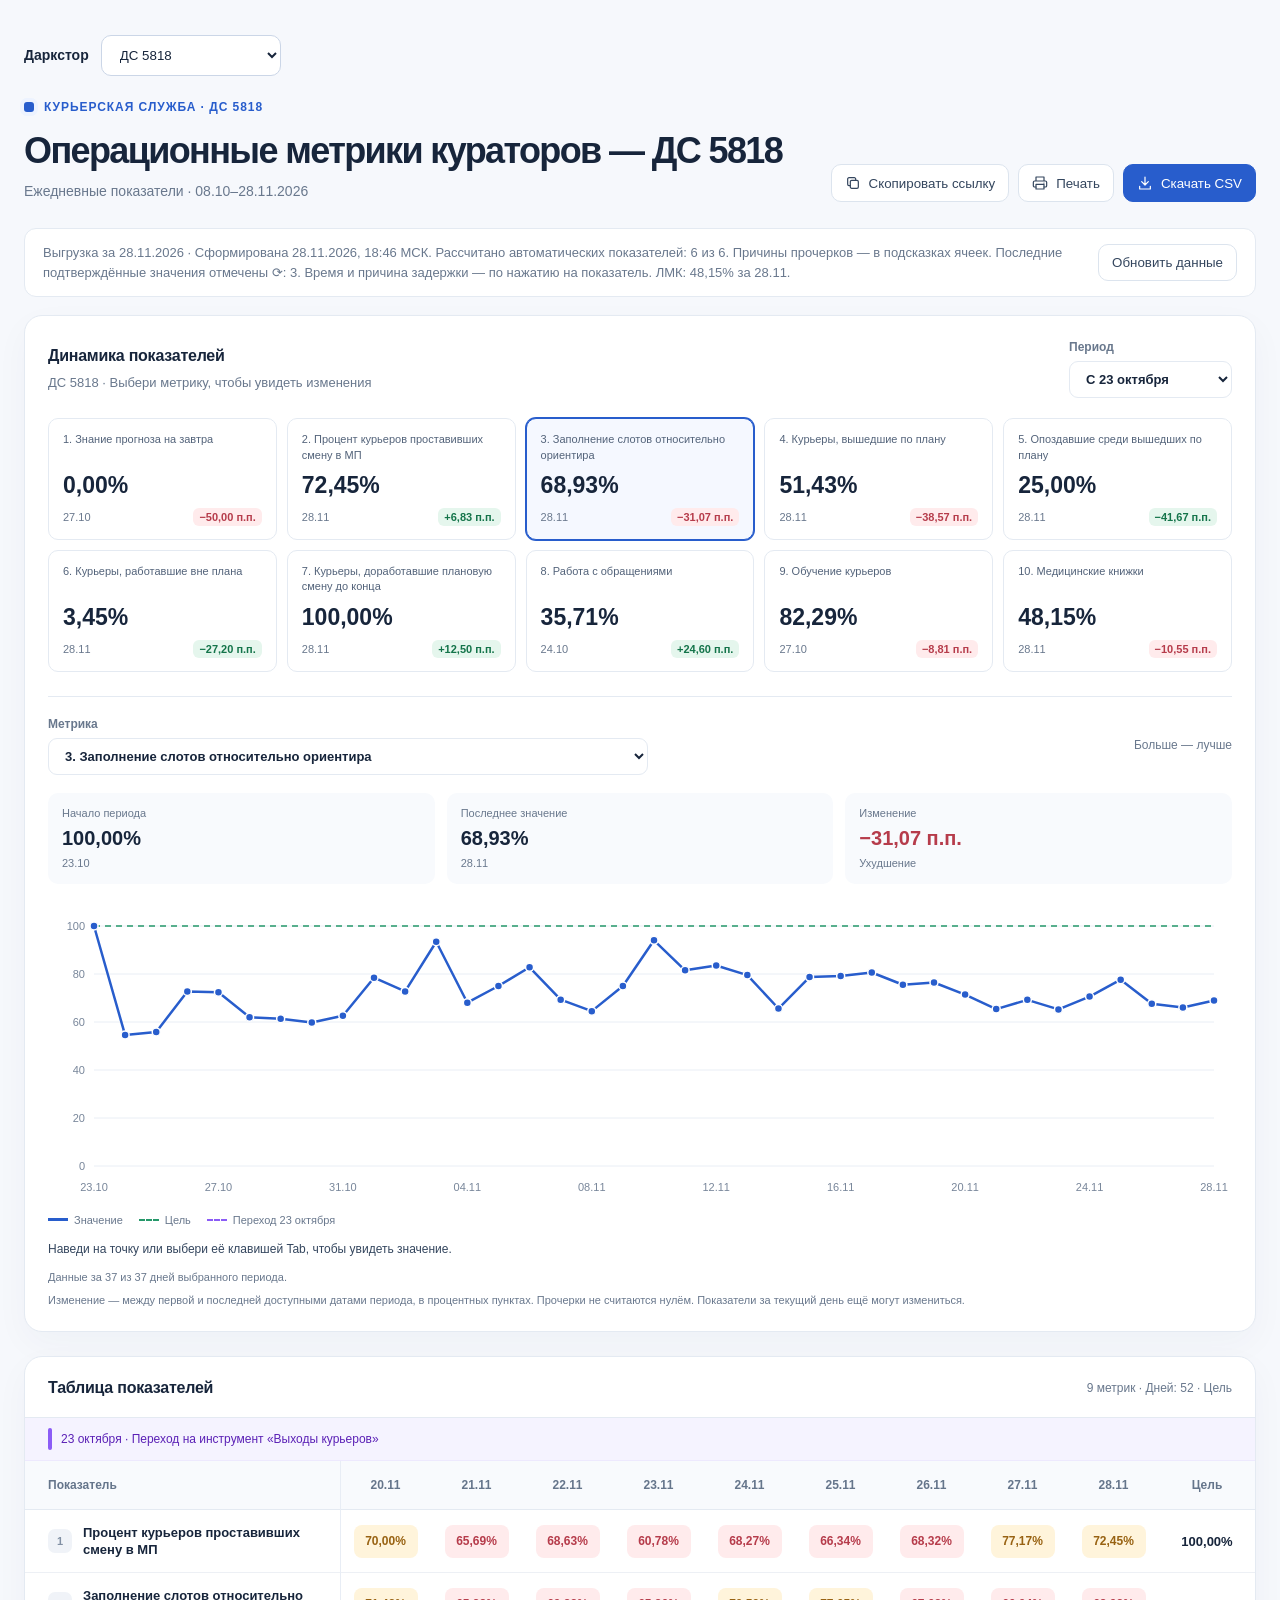
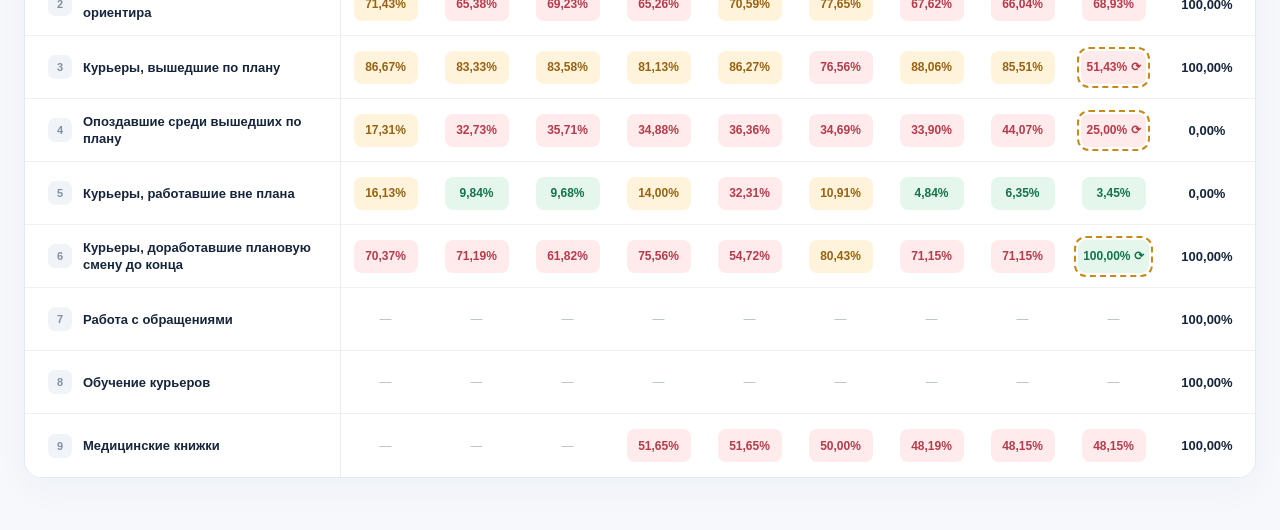
<file: 8092.html>
<!doctype html>
<html lang="ru">
<head>
  <meta http-equiv="refresh" content="0;url=index.html">
  <script>window.location.replace("index.html");</script>
  <meta charset="utf-8">
  <meta name="viewport" content="width=device-width, initial-scale=1">
  <meta name="theme-color" content="#f6f8fc">
  <meta name="description" content="Операционные показатели курьеров ДС 8092 с 26.10.2026">
  <title>ДС 8092 — Операционные метрики кураторов</title>
  <link rel="icon" href="data:image/svg+xml,%3Csvg xmlns='http://www.w3.org/2000/svg' viewBox='0 0 64 64'%3E%3Crect width='64' height='64' rx='16' fill='%232b62cf'/%3E%3Cpath d='M14 42h36M18 28h28M25 17h14' stroke='white' stroke-width='5' stroke-linecap='round'/%3E%3C/svg%3E">
  <style>
    :root{color-scheme:light;--bg:#f6f8fc;--paper:#fff;--ink:#17253b;--muted:#69788d;--line:#e4eaf2;--blue:#285dcc;--blue-soft:#edf3ff;--radius:18px}
    *{box-sizing:border-box}
    html{scroll-behavior:smooth}
    body{margin:0;background:var(--bg);color:var(--ink);font:14px/1.5 -apple-system,BlinkMacSystemFont,"Segoe UI",Roboto,"Noto Sans",Arial,sans-serif;-webkit-font-smoothing:antialiased}
    .shell{max-width:1640px;margin:0 auto;padding:35px 24px 52px}
    .eyebrow{display:flex;align-items:center;gap:10px;color:var(--blue);font-size:12px;font-weight:750;letter-spacing:.08em;text-transform:uppercase}
    .eyebrow .mark{width:10px;height:10px;border-radius:3px;background:var(--blue);box-shadow:0 0 0 4px var(--blue-soft)}
    header{display:flex;align-items:flex-end;justify-content:space-between;gap:22px;margin:14px 0 26px}
    h1{font-size:clamp(24px,3vw,36px);letter-spacing:-.045em;line-height:1.18;margin:0 0 9px;font-weight:780}
    .description{color:var(--muted);margin:0;font-size:14px}
    .actions{display:flex;flex-wrap:wrap;justify-content:flex-end;gap:9px}
    button{display:inline-flex;align-items:center;justify-content:center;gap:8px;white-space:nowrap;cursor:pointer;border:1px solid #dce4ee;border-radius:10px;background:white;color:#34465e;padding:10px 13px;font:600 13px/1.2 inherit;transition:background .16s,border-color .16s}
    button:hover{background:#f4f7fd;border-color:#bdcce3}
    button:focus-visible{outline:3px solid #9cbbf8;outline-offset:2px}
    button svg{width:16px;height:16px;stroke:currentColor;fill:none;stroke-width:1.8;stroke-linecap:round;stroke-linejoin:round}
    .primary{background:var(--blue);border-color:var(--blue);color:#fff}
    .primary:hover{background:#204fab;border-color:#204fab}
    .panel{background:var(--paper);border:1px solid var(--line);border-radius:var(--radius);box-shadow:0 12px 35px rgba(24,49,88,.035);overflow:hidden}
    .panel-heading{display:flex;justify-content:space-between;align-items:center;gap:14px;padding:19px 23px 17px;border-bottom:1px solid var(--line)}
    h2{font-size:16px;letter-spacing:-.015em;margin:0;font-weight:750}
    .panel-note{color:var(--muted);font-size:12px;white-space:nowrap}
    .table-scroll{overflow-x:auto;overscroll-behavior-x:contain;scrollbar-color:#cbd6e7 transparent}
    table{width:100%;min-width:1140px;border-collapse:separate;border-spacing:0;table-layout:fixed;font-variant-numeric:tabular-nums}
    col.metric-col{width:315px}
    col.day-col{width:91px}
    col.goal-col{width:96px}
    thead th{background:#f8fafd;color:#65758b;font-size:12px;font-weight:720;text-align:center;white-space:nowrap;border-bottom:1px solid var(--line);padding:15px 7px}
    thead th:first-child{text-align:left;padding-left:23px}
    thead th:last-child{background:#f8fafd;color:#65758b}
    tbody td,tbody th{border-bottom:1px solid #edf0f5;padding:12px 7px;text-align:center;background:white;height:63px}
    tbody tr:last-child td,tbody tr:last-child th{border-bottom:0}
    tbody th{font-size:13px;font-weight:630;text-align:left;padding-left:23px;padding-right:15px;line-height:1.32}
    tbody tr:hover td,tbody tr:hover th{background:#fafcff}
    thead th:first-child,tbody th{position:sticky;left:0;z-index:2;box-shadow:1px 0 0 #e8edf5}
    thead th:first-child{z-index:4}
    .metric-title{display:flex;align-items:center;gap:11px}
    .metric-index{flex:none;width:24px;height:24px;display:grid;place-items:center;border-radius:7px;background:#f0f3f8;color:#8190a4;font-size:11px;font-weight:700}
    .cell{display:inline-flex;min-width:64px;min-height:33px;align-items:center;justify-content:center;border-radius:8px;font-size:12px;font-weight:700;padding:6px 5px}
    .cell.good{background:#e5f6ed;color:#14744a}
    .cell.mid{background:#fff4db;color:#986212}
    .cell.bad{background:#ffebec;color:#b63c4b}
    .cell.empty{color:#b4becc;font-weight:500}
    .goal{color:var(--ink);font-weight:750;font-size:13px;background:white}
    .date-latest{background:#f8fafd}
    .footnotes{padding:16px 23px 18px;border-top:1px solid var(--line);background:#fcfdff;color:#78869a;font-size:12px}
    .footnotes p{margin:0}
    .footnotes p+p{margin-top:5px}
    .footer{display:flex;justify-content:space-between;gap:15px;flex-wrap:wrap;color:#8a97a8;font-size:12px;padding:17px 4px}
    .toast{position:fixed;bottom:24px;left:50%;transform:translate(-50%,16px);padding:11px 17px;border-radius:10px;background:#172b4b;color:#fff;box-shadow:0 10px 25px #172b4b33;opacity:0;pointer-events:none;transition:opacity .2s,transform .2s;z-index:10}
    .toast.visible{opacity:1;transform:translate(-50%,0)}
    @media(max-width:820px){.shell{padding:22px 12px 32px}header{display:block;margin:15px 4px 20px}h1{font-size:26px}.actions{justify-content:flex-start;margin-top:18px}.panel-heading{padding:15px 16px}.panel-note{white-space:normal;text-align:right}.footnotes{padding:15px 16px}col.metric-col{width:235px}tbody th{padding-left:12px;font-size:12px}.metric-title{gap:7px}.metric-index{width:20px;height:20px}thead th:first-child{padding-left:12px}.footer{padding:14px 4px}}
    @media print{@page{size:A3 landscape;margin:12mm}body{background:white;font-size:11px}.shell{max-width:none;padding:0}.actions,.footer,.toast{display:none!important}header{margin:0 0 14px}h1{font-size:24px}.panel{border:1px solid #ccd3df;box-shadow:none}.panel-heading{padding:10px 12px}.table-scroll{overflow:visible}table{min-width:0;width:100%}col.metric-col{width:250px}col.day-col{width:auto}col.goal-col{width:70px}thead th{padding:9px 3px}tbody td,tbody th{padding:6px 2px;height:42px}tbody th{padding-left:8px;font-size:10px}.cell{min-width:0;width:100%;font-size:10px;padding:5px 1px}.metric-index{display:none}.footnotes{padding:10px 12px}thead th:first-child,tbody th{position:static;box-shadow:none}*{-webkit-print-color-adjust:exact;print-color-adjust:exact}}
    .store-picker{display:flex;align-items:center;gap:12px;margin-bottom:22px;font-weight:700;color:var(--ink)}
    .store-picker select{appearance:auto;min-width:180px;padding:11px 14px;border:1px solid #cbd6e7;border-radius:10px;background:#fff;color:#17253b;font:700 14px inherit;cursor:pointer}
    .store-picker select:focus-visible{outline:3px solid #9cbbf8;outline-offset:2px}
    @media print{.store-picker{display:none}}
    .data-status{display:flex;align-items:center;justify-content:space-between;gap:16px;margin:0 0 18px;padding:14px 18px;border:1px solid var(--line);border-radius:12px;background:var(--paper)}
    .data-status p{margin:0;color:var(--muted);font-size:13px}
    @media(max-width:820px){.data-status{align-items:flex-start;flex-direction:column}}
  </style>
</head>
<body>
<main class="shell">
  <nav aria-label="Выбор даркстора" class="store-picker"><label for="storeSelect">Даркстор</label><select id="storeSelect" aria-label="Выбрать даркстор"><option value="5818">ДС 5818</option><option value="7745">ДС 7745</option><option value="4747">ДС 4747</option><option value="8092" selected>ДС 8092</option><option value="8889">ДС 8889</option><option value="9107">ДС 9107</option></select></nav>
  <div class="eyebrow"><span class="mark" aria-hidden="true"></span> Курьерская служба · ДС 8092</div>
  <header>
    <div>
      <h1>Операционные метрики кураторов — ДС 8092</h1>
      <p class="description">Ежедневные показатели работы кураторов · с 26 октября 2026 года</p>
    </div>
    <div class="actions">
      <button id="copyLink" type="button" aria-label="Скопировать ссылку на таблицу">
        <svg viewBox="0 0 24 24" aria-hidden="true"><rect x="8" y="8" width="12" height="12" rx="2"/><path d="M16 8V6a2 2 0 0 0-2-2H6a2 2 0 0 0-2 2v8a2 2 0 0 0 2 2h2"/></svg>Скопировать ссылку
      </button>
      <button id="printReport" type="button">
        <svg viewBox="0 0 24 24" aria-hidden="true"><path d="M6 9V3h12v6M6 18H4a2 2 0 0 1-2-2v-5a2 2 0 0 1 2-2h16a2 2 0 0 1 2 2v5a2 2 0 0 1-2 2h-2"/><path d="M6 14h12v7H6zM18 12h.01"/></svg>Печать
      </button>
      <button class="primary" id="downloadCsv" type="button">
        <svg viewBox="0 0 24 24" aria-hidden="true"><path d="M12 3v12m-5-5 5 5 5-5M4 17v4h16v-4"/></svg>Скачать CSV
      </button>
    </div>
  </header>
  <section class="data-status" aria-label="Источник данных">
    <p id="dataStatus" role="status" aria-live="polite">Загружаем последнюю выгрузку…</p>
    <button id="refreshData" type="button">Обновить данные</button>
  </section>
  <section class="panel" aria-labelledby="tableTitle">
    <div class="panel-heading"><h2 id="tableTitle">Таблица показателей</h2><span class="panel-note">9 метрик · 1 день · Цель</span></div>
    <div class="table-scroll" tabindex="0" aria-label="Таблица показателей, прокручивается горизонтально">
      <table id="metricsTable">
        <colgroup><col class="metric-col"><col class="day-col" span="1"><col class="goal-col"></colgroup>
        <thead><tr id="headerRow"><th scope="col">Показатель</th></tr></thead>
        <tbody id="metricsBody"></tbody>
      </table>
    </div></section></main>
<div id="toast" class="toast" role="status" aria-live="polite"></div>
<script>
"use strict";
const dates = ["26.10"];
// Значения хранятся строками; отображение всех процентов единообразно: две цифры после запятой.
// null означает, что показатель за дату не предоставлен.
const metrics = [
  {name:"Знание прогноза на завтра",goal:"100",better:"high",values:[null]},
  {name:"Процент курьеров проставивших смену в МП",goal:"100",better:"high",values:[null]},
  {name:"Заполнение слотов относительно ориентира",goal:"100",better:"high",values:[null]},
  {name:"Курьеры, вышедшие по плану",goal:"100",better:"high",values:[null]},
  {name:"Опоздавшие среди вышедших по плану",goal:"0",better:"low",values:[null]},
  {name:"Курьеры, работавшие вне плана",goal:"0",better:"low",values:[null]},
  {name:"Курьеры, доработавшие плановую смену до конца",goal:"100",better:"high",values:[null]},
  {name:"Работа с обращениями",goal:"100",better:"high",values:[null]},
  {name:"Обучение курьеров",goal:"100",better:"high",values:[null]},
  {name:"Медицинские книжки",goal:"100",better:"high",values:[null]},
];
function formatPercent(value) {
  const number=Number(String(value).replace(",", "."));
  return number.toFixed(2).replace(".", ",")+"%";
}
function textCell(tag,content,className) {
  const el=document.createElement(tag);
  el.textContent=content;
  if(className) el.className=className;
  return el;
}
// Пороговые значения для метрик в порядке отображения. На границе выбирается лучший цвет.
function statusClass(value,index) {
  const num=Number(String(value).replace(",","."));
  if(index===0) return num>=100?"good":num>=50?"mid":"bad";
  if(index===1) return num>=90?"good":num>=70?"mid":"bad";
  if(index===2) return num>=85?"good":num>=70?"mid":"bad";
  if(index===3) return num>=90?"good":num>=80?"mid":"bad";
  if(index===4||index===5) return num<=10?"good":num<=20?"mid":"bad";
  if(index===6) return num>=90?"good":num>=80?"mid":"bad";
  if(index===7) return num>=90?"good":num>=70?"mid":"bad";
  if(index===8||index===9) return num>=80?"good":num>=60?"mid":"bad";
  return "";
}
function render() {
  const head=document.getElementById("headerRow");
  while(head.children.length>1) head.lastElementChild.remove();
  dates.forEach(function(date,i){
    const th=textCell("th",date,i===dates.length-1?"date-latest":"");
    th.scope="col";
    head.appendChild(th);
  });
  const goalHead=textCell("th","Цель");
  goalHead.scope="col";
  head.appendChild(goalHead);
  const body=document.getElementById("metricsBody");
  body.replaceChildren();
  metrics.forEach(function(metric,index){
    const tr=document.createElement("tr");
    // Keep source indexes stable for historical imports; omit forecast from display.
    tr.hidden=index===0;
    const th=document.createElement("th");
    th.scope="row";
    const wrap=document.createElement("span");
    wrap.className="metric-title";
    wrap.appendChild(textCell("span",String(index),"metric-index"));
    wrap.appendChild(textCell("span",metric.name));
    th.appendChild(wrap);
    tr.appendChild(th);
    metric.values.forEach(function(value){
      const td=document.createElement("td");
      const span=textCell("span",value===null?"—":formatPercent(value),value===null?"cell empty":"cell "+statusClass(value,index));
      td.appendChild(span);
      tr.appendChild(td);
    });
    tr.appendChild(textCell("td",formatPercent(metric.goal),"goal"));
    body.appendChild(tr);
  });
}
function csvQuote(value) {
  return '"'+String(value).replace(/"/g,'""')+'"';
}
function downloadCsv() {
  const rows=[["Показатель"].concat(dates).concat(["Цель"])];
  metrics.slice(1).forEach(function(m){rows.push([m.name].concat(m.values.map(function(v){return v===null?"":formatPercent(v);})).concat([formatPercent(m.goal)]));});
  const csv="\ufeff"+rows.map(function(row){return row.map(csvQuote).join(";");}).join("\r\n");
  const url=URL.createObjectURL(new Blob([csv],{type:"text/csv;charset=utf-8;"}));
  const link=document.createElement("a");
  link.href=url;
  link.download="ds-8092-courier-metrics-2026-"+dates[dates.length-1].slice(3)+"-"+dates[dates.length-1].slice(0,2)+".csv";
  document.body.appendChild(link);
  link.click();
  link.remove();
  setTimeout(function(){URL.revokeObjectURL(url);},1000);
}
let toastTimer;
function notify(message){
  const el=document.getElementById("toast");
  el.textContent=message;
  el.classList.add("visible");
  clearTimeout(toastTimer);
  toastTimer=setTimeout(function(){el.classList.remove("visible");},2500);
}
async function copyLink(){
  try{
    if(navigator.clipboard&&window.isSecureContext){
      await navigator.clipboard.writeText(location.href);
    }else{
      const input=document.createElement("textarea");
      input.value=location.href;
      input.style.position="fixed";
      input.style.opacity="0";
      document.body.appendChild(input);
      input.select();
      const ok=document.execCommand("copy");
      input.remove();
      if(!ok) throw new Error("Copy unavailable");
    }
    notify("Ссылка скопирована");
  }catch(e){notify("Скопируйте адрес из строки браузера");}
}
document.getElementById("storeSelect").addEventListener("change",function(e){window.location.href=({"5818":"index.html","7745":"7745.html","4747":"4747.html","8092":"8092.html","8889":"8889.html","9107":"9107.html"})[e.target.value]||"index.html";});
render();
document.getElementById("downloadCsv").addEventListener("click",downloadCsv);
document.getElementById("copyLink").addEventListener("click",copyLink);
document.getElementById("printReport").addEventListener("click",function(){window.print();});
</script>
<script src="metric-details.js?v=arrived-completion-20261106"></script>
<script src="dashboard-data.js?v=ds9107-20261119"></script>
</body>
</html>
</file>
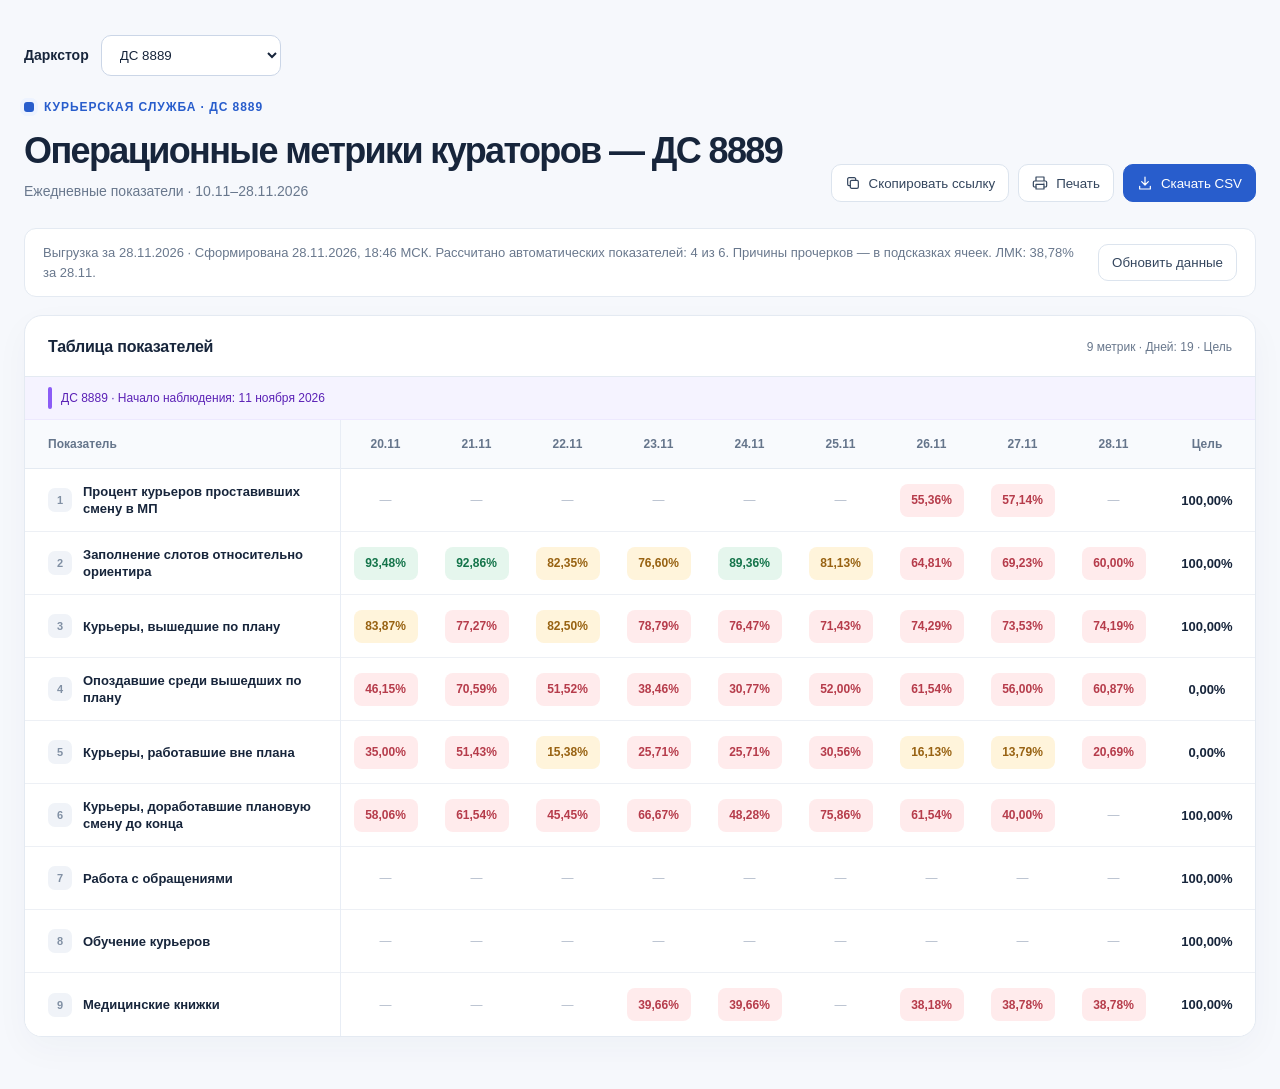
<file: 8889.html>
<!doctype html>
<html lang="ru">
<head>
  <meta charset="utf-8">
  <meta name="viewport" content="width=device-width, initial-scale=1">
  <meta name="theme-color" content="#f6f8fc">
  <meta name="description" content="Операционные показатели курьеров ДС 8889 по датам с 15.10 по 17.10.2026">
  <title>ДС 8889 — Операционные метрики кураторов</title>
  <link rel="icon" href="data:image/svg+xml,%3Csvg xmlns='http://www.w3.org/2000/svg' viewBox='0 0 64 64'%3E%3Crect width='64' height='64' rx='16' fill='%232b62cf'/%3E%3Cpath d='M14 42h36M18 28h28M25 17h14' stroke='white' stroke-width='5' stroke-linecap='round'/%3E%3C/svg%3E">
  <style>
    :root{color-scheme:light;--bg:#f6f8fc;--paper:#fff;--ink:#17253b;--muted:#69788d;--line:#e4eaf2;--blue:#285dcc;--blue-soft:#edf3ff;--radius:18px}
    *{box-sizing:border-box}
    html{scroll-behavior:smooth}
    body{margin:0;background:var(--bg);color:var(--ink);font:14px/1.5 -apple-system,BlinkMacSystemFont,"Segoe UI",Roboto,"Noto Sans",Arial,sans-serif;-webkit-font-smoothing:antialiased}
    .shell{max-width:1640px;margin:0 auto;padding:35px 24px 52px}
    .eyebrow{display:flex;align-items:center;gap:10px;color:var(--blue);font-size:12px;font-weight:750;letter-spacing:.08em;text-transform:uppercase}
    .eyebrow .mark{width:10px;height:10px;border-radius:3px;background:var(--blue);box-shadow:0 0 0 4px var(--blue-soft)}
    header{display:flex;align-items:flex-end;justify-content:space-between;gap:22px;margin:14px 0 26px}
    h1{font-size:clamp(24px,3vw,36px);letter-spacing:-.045em;line-height:1.18;margin:0 0 9px;font-weight:780}
    .description{color:var(--muted);margin:0;font-size:14px}
    .actions{display:flex;flex-wrap:wrap;justify-content:flex-end;gap:9px}
    button{display:inline-flex;align-items:center;justify-content:center;gap:8px;white-space:nowrap;cursor:pointer;border:1px solid #dce4ee;border-radius:10px;background:white;color:#34465e;padding:10px 13px;font:600 13px/1.2 inherit;transition:background .16s,border-color .16s}
    button:hover{background:#f4f7fd;border-color:#bdcce3}
    button:focus-visible{outline:3px solid #9cbbf8;outline-offset:2px}
    button svg{width:16px;height:16px;stroke:currentColor;fill:none;stroke-width:1.8;stroke-linecap:round;stroke-linejoin:round}
    .primary{background:var(--blue);border-color:var(--blue);color:#fff}
    .primary:hover{background:#204fab;border-color:#204fab}
    .panel{background:var(--paper);border:1px solid var(--line);border-radius:var(--radius);box-shadow:0 12px 35px rgba(24,49,88,.035);overflow:hidden}
    .panel-heading{display:flex;justify-content:space-between;align-items:center;gap:14px;padding:19px 23px 17px;border-bottom:1px solid var(--line)}
    h2{font-size:16px;letter-spacing:-.015em;margin:0;font-weight:750}
    .panel-note{color:var(--muted);font-size:12px;white-space:nowrap}
    .tool-transition-note{display:flex;align-items:center;gap:9px;margin:0;padding:10px 23px;background:#f5f3ff;border-bottom:1px solid #ede9fe;color:#5b21b6;font-size:12px;line-height:1.4}
    .tool-transition-note::before{content:"";flex:none;width:4px;height:22px;background:#8b5cf6;border-radius:2px}
    #metricsTable .tool-transition{border-left:4px solid #8b5cf6}
    .table-scroll{overflow-x:auto;overscroll-behavior-x:contain;scrollbar-color:#cbd6e7 transparent}
    table{width:100%;min-width:1140px;border-collapse:separate;border-spacing:0;table-layout:fixed;font-variant-numeric:tabular-nums}
    col.metric-col{width:315px}
    col.day-col{width:91px}
    col.goal-col{width:96px}
    thead th{background:#f8fafd;color:#65758b;font-size:12px;font-weight:720;text-align:center;white-space:nowrap;border-bottom:1px solid var(--line);padding:15px 7px}
    thead th:first-child{text-align:left;padding-left:23px}
    thead th:last-child{background:#f8fafd;color:#65758b}
    tbody td,tbody th{border-bottom:1px solid #edf0f5;padding:12px 7px;text-align:center;background:white;height:63px}
    tbody tr:last-child td,tbody tr:last-child th{border-bottom:0}
    tbody th{font-size:13px;font-weight:630;text-align:left;padding-left:23px;padding-right:15px;line-height:1.32}
    tbody tr:hover td,tbody tr:hover th{background:#fafcff}
    thead th:first-child,tbody th{position:sticky;left:0;z-index:2;box-shadow:1px 0 0 #e8edf5}
    thead th:first-child{z-index:4}
    .metric-title{display:flex;align-items:center;gap:11px}
    .metric-index{flex:none;width:24px;height:24px;display:grid;place-items:center;border-radius:7px;background:#f0f3f8;color:#8190a4;font-size:11px;font-weight:700}
    .cell{display:inline-flex;min-width:64px;min-height:33px;align-items:center;justify-content:center;border-radius:8px;font-size:12px;font-weight:700;padding:6px 5px}
    .cell.good{background:#e5f6ed;color:#14744a}
    .cell.mid{background:#fff4db;color:#986212}
    .cell.bad{background:#ffebec;color:#b63c4b}
    .cell.empty{color:#b4becc;font-weight:500}
    .goal{color:var(--ink);font-weight:750;font-size:13px;background:white}
    .date-latest{background:#f8fafd}
    .footnotes{padding:16px 23px 18px;border-top:1px solid var(--line);background:#fcfdff;color:#78869a;font-size:12px}
    .footnotes p{margin:0}
    .footnotes p+p{margin-top:5px}
    .footer{display:flex;justify-content:space-between;gap:15px;flex-wrap:wrap;color:#8a97a8;font-size:12px;padding:17px 4px}
    .toast{position:fixed;bottom:24px;left:50%;transform:translate(-50%,16px);padding:11px 17px;border-radius:10px;background:#172b4b;color:#fff;box-shadow:0 10px 25px #172b4b33;opacity:0;pointer-events:none;transition:opacity .2s,transform .2s;z-index:10}
    .toast.visible{opacity:1;transform:translate(-50%,0)}
    @media(max-width:820px){.shell{padding:22px 12px 32px}header{display:block;margin:15px 4px 20px}h1{font-size:26px}.actions{justify-content:flex-start;margin-top:18px}.panel-heading{padding:15px 16px}.panel-note{white-space:normal;text-align:right}.footnotes{padding:15px 16px}col.metric-col{width:235px}tbody th{padding-left:12px;font-size:12px}.metric-title{gap:7px}.metric-index{width:20px;height:20px}thead th:first-child{padding-left:12px}.footer{padding:14px 4px}}
    @media print{@page{size:A3 landscape;margin:12mm}body{background:white;font-size:11px}.shell{max-width:none;padding:0}.actions,.footer,.toast{display:none!important}header{margin:0 0 14px}h1{font-size:24px}.panel{border:1px solid #ccd3df;box-shadow:none}.panel-heading{padding:10px 12px}.table-scroll{overflow:visible}table{min-width:0;width:100%}col.metric-col{width:250px}col.day-col{width:auto}col.goal-col{width:70px}thead th{padding:9px 3px}tbody td,tbody th{padding:6px 2px;height:42px}tbody th{padding-left:8px;font-size:10px}.cell{min-width:0;width:100%;font-size:10px;padding:5px 1px}.metric-index{display:none}.footnotes{padding:10px 12px}thead th:first-child,tbody th{position:static;box-shadow:none}*{-webkit-print-color-adjust:exact;print-color-adjust:exact}}
    .store-picker{display:flex;align-items:center;gap:12px;margin-bottom:22px;font-weight:700;color:var(--ink)}
    .store-picker select{appearance:auto;min-width:180px;padding:11px 14px;border:1px solid #cbd6e7;border-radius:10px;background:#fff;color:#17253b;font:700 14px inherit;cursor:pointer}
    .store-picker select:focus-visible{outline:3px solid #9cbbf8;outline-offset:2px}
    @media print{.store-picker{display:none}}
    .data-status{display:flex;align-items:center;justify-content:space-between;gap:16px;margin:0 0 18px;padding:14px 18px;border:1px solid var(--line);border-radius:12px;background:var(--paper)}
    .data-status p{margin:0;color:var(--muted);font-size:13px}
    @media(max-width:820px){.data-status{align-items:flex-start;flex-direction:column}}
  </style>
</head>
<body>
<main class="shell">
  <nav aria-label="Выбор даркстора" class="store-picker"><label for="storeSelect">Даркстор</label><select id="storeSelect" aria-label="Выбрать даркстор"><option value="5818">ДС 5818</option><option value="7745">ДС 7745</option><option value="8889" selected>ДС 8889</option><option value="9107">ДС 9107</option></select></nav>
  <div class="eyebrow"><span class="mark" aria-hidden="true"></span> Курьерская служба · ДС 8889</div>
  <header>
    <div>
      <h1>Операционные метрики кураторов — ДС 8889</h1>
      <p class="description">Ежедневные показатели работы кураторов · 15–20 октября 2026 года</p>
    </div>
    <div class="actions">
      <button id="copyLink" type="button" aria-label="Скопировать ссылку на таблицу">
        <svg viewBox="0 0 24 24" aria-hidden="true"><rect x="8" y="8" width="12" height="12" rx="2"/><path d="M16 8V6a2 2 0 0 0-2-2H6a2 2 0 0 0-2 2v8a2 2 0 0 0 2 2h2"/></svg>Скопировать ссылку
      </button>
      <button id="printReport" type="button">
        <svg viewBox="0 0 24 24" aria-hidden="true"><path d="M6 9V3h12v6M6 18H4a2 2 0 0 1-2-2v-5a2 2 0 0 1 2-2h16a2 2 0 0 1 2 2v5a2 2 0 0 1-2 2h-2"/><path d="M6 14h12v7H6zM18 12h.01"/></svg>Печать
      </button>
      <button class="primary" id="downloadCsv" type="button">
        <svg viewBox="0 0 24 24" aria-hidden="true"><path d="M12 3v12m-5-5 5 5 5-5M4 17v4h16v-4"/></svg>Скачать CSV
      </button>
    </div>
  </header>
  <section class="data-status" aria-label="Источник данных">
    <p id="dataStatus" role="status" aria-live="polite">Загружаем последнюю выгрузку…</p>
    <button id="refreshData" type="button">Обновить данные</button>
  </section>
  <section class="panel" aria-labelledby="tableTitle">
    <div class="panel-heading"><h2 id="tableTitle">Таблица показателей</h2><span class="panel-note">9 метрик · 5 дней · Цель</span></div>
    <p class="tool-transition-note" id="toolTransitionNote">ДС 8889 · Начало наблюдения: 11 ноября 2026</p>
    <div class="table-scroll" tabindex="0" aria-label="Таблица показателей, прокручивается горизонтально">
      <table id="metricsTable">
        <colgroup><col class="metric-col"><col class="day-col" span="5"><col class="goal-col"></colgroup>
        <thead><tr id="headerRow"><th scope="col">Показатель</th></tr></thead>
        <tbody id="metricsBody"></tbody>
      </table>
    </div></section></main>
<div id="toast" class="toast" role="status" aria-live="polite"></div>
<script>
"use strict";
const dates = ["11.11"];
// Значения хранятся строками; отображение всех процентов единообразно: две цифры после запятой.
// null означает, что показатель за дату не предоставлен.
const metrics = [
  {name:"Знание прогноза на завтра",goal:"100",better:"high",values:[null]},
  {name:"Процент курьеров проставивших смену в МП",goal:"100",better:"high",values:[null]},
  {name:"Заполнение слотов относительно ориентира",goal:"100",better:"high",values:[null]},
  {name:"Курьеры, вышедшие по плану",goal:"100",better:"high",values:[null]},
  {name:"Опоздавшие среди вышедших по плану",goal:"0",better:"low",values:[null]},
  {name:"Курьеры, работавшие вне плана",goal:"0",better:"low",values:[null]},
  {name:"Курьеры, доработавшие плановую смену до конца",goal:"100",better:"high",values:[null]},
  {name:"Работа с обращениями",goal:"100",better:"high",values:[null]},
  {name:"Обучение курьеров",goal:"100",better:"high",values:[null]},
  {name:"Медицинские книжки",goal:"100",better:"high",values:[null]}
];
function formatPercent(value) {
  const number=Number(String(value).replace(",", "."));
  return number.toFixed(2).replace(".", ",")+"%";
}
function textCell(tag,content,className) {
  const el=document.createElement(tag);
  el.textContent=content;
  if(className) el.className=className;
  return el;
}
// Пороговые значения для метрик в порядке отображения. На границе выбирается лучший цвет.
function statusClass(value,index) {
  const num=Number(String(value).replace(",","."));
  if(index===0) return num>=100?"good":num>=50?"mid":"bad";
  if(index===1) return num>=90?"good":num>=70?"mid":"bad";
  if(index===2) return num>=85?"good":num>=70?"mid":"bad";
  if(index===3) return num>=90?"good":num>=80?"mid":"bad";
  if(index===4||index===5) return num<=10?"good":num<=20?"mid":"bad";
  if(index===6) return num>=90?"good":num>=80?"mid":"bad";
  if(index===7) return num>=90?"good":num>=70?"mid":"bad";
  if(index===8||index===9) return num>=80?"good":num>=60?"mid":"bad";
  return "";
}
const approvedManualMedicalDates = new Set(["23.10","24.10","25.10","26.10"]);
function render() {
  const head=document.getElementById("headerRow");
  while(head.children.length>1) head.lastElementChild.remove();
  dates.forEach(function(date,i){
    const th=textCell("th",date,i===dates.length-1?"date-latest":"");
    if(date==="25.10" && dates[i-1]==="24.10"){
      th.classList.add("tool-transition");
      th.title="Переход на инструмент «Выходы курьеров» с 25 октября";
      th.setAttribute("aria-describedby","toolTransitionNote");
    }
    th.scope="col";
    head.appendChild(th);
  });
  const goalHead=textCell("th","Цель");
  goalHead.scope="col";
  head.appendChild(goalHead);
  const body=document.getElementById("metricsBody");
  body.replaceChildren();
  metrics.forEach(function(metric,index){
    const tr=document.createElement("tr");
    // Keep source indexes stable for historical imports; omit forecast from display.
    tr.hidden=index===0;
    const th=document.createElement("th");
    th.scope="row";
    const wrap=document.createElement("span");
    wrap.className="metric-title";
    wrap.appendChild(textCell("span",String(index),"metric-index"));
    wrap.appendChild(textCell("span",metric.name));
    th.appendChild(wrap);
    tr.appendChild(th);
    metric.values.forEach(function(value,dayIndex){
      const td=document.createElement("td");
      if(dates[dayIndex]==="25.10" && dates[dayIndex-1]==="24.10") td.classList.add("tool-transition");
      const span=textCell("span",value===null?"—":formatPercent(value),value===null?"cell empty":"cell "+statusClass(value,index));
      if(index===9 && approvedManualMedicalDates.has(dates[dayIndex]) && value!==null){
        td.title="Значение утверждено пользователем вручную.";
        td.dataset.source="manual";
      }
      td.appendChild(span);
      tr.appendChild(td);
    });
    tr.appendChild(textCell("td",formatPercent(metric.goal),"goal"));
    body.appendChild(tr);
  });
}
function csvQuote(value) {
  return '"'+String(value).replace(/"/g,'""')+'"';
}
function downloadCsv() {
  const rows=[["Показатель"].concat(dates).concat(["Цель"])];
  metrics.slice(1).forEach(function(m){rows.push([m.name].concat(m.values.map(function(v){return v===null?"":formatPercent(v);})).concat([formatPercent(m.goal)]));});
  const csv="\ufeff"+rows.map(function(row){return row.map(csvQuote).join(";");}).join("\r\n");
  const url=URL.createObjectURL(new Blob([csv],{type:"text/csv;charset=utf-8;"}));
  const link=document.createElement("a");
  link.href=url;
  link.download="ds-8889-courier-metrics-2026-"+dates[dates.length-1].slice(3)+"-"+dates[dates.length-1].slice(0,2)+".csv";
  document.body.appendChild(link);
  link.click();
  link.remove();
  setTimeout(function(){URL.revokeObjectURL(url);},1000);
}
let toastTimer;
function notify(message){
  const el=document.getElementById("toast");
  el.textContent=message;
  el.classList.add("visible");
  clearTimeout(toastTimer);
  toastTimer=setTimeout(function(){el.classList.remove("visible");},2500);
}
async function copyLink(){
  try{
    if(navigator.clipboard&&window.isSecureContext){
      await navigator.clipboard.writeText(location.href);
    }else{
      const input=document.createElement("textarea");
      input.value=location.href;
      input.style.position="fixed";
      input.style.opacity="0";
      document.body.appendChild(input);
      input.select();
      const ok=document.execCommand("copy");
      input.remove();
      if(!ok) throw new Error("Copy unavailable");
    }
    notify("Ссылка скопирована");
  }catch(e){notify("Скопируйте адрес из строки браузера");}
}
document.getElementById("storeSelect").addEventListener("change",function(e){window.location.href=({"5818":"index.html","7745":"dashboard.html","8889":"8889.html","9107":"9107.html"})[e.target.value]||"index.html";});
render();
document.getElementById("downloadCsv").addEventListener("click",downloadCsv);
document.getElementById("copyLink").addEventListener("click",copyLink);
document.getElementById("printReport").addEventListener("click",function(){window.print();});
</script>
<script src="metric-details.js?v=arrived-completion-20261106"></script>
<script src="dashboard-data.js?v=ds9107-20261119"></script>

<script>window.courierOpenDetails=true;</script><script src="public-details.js?v=shops-20261112"></script>
</body>
</html>
</file>
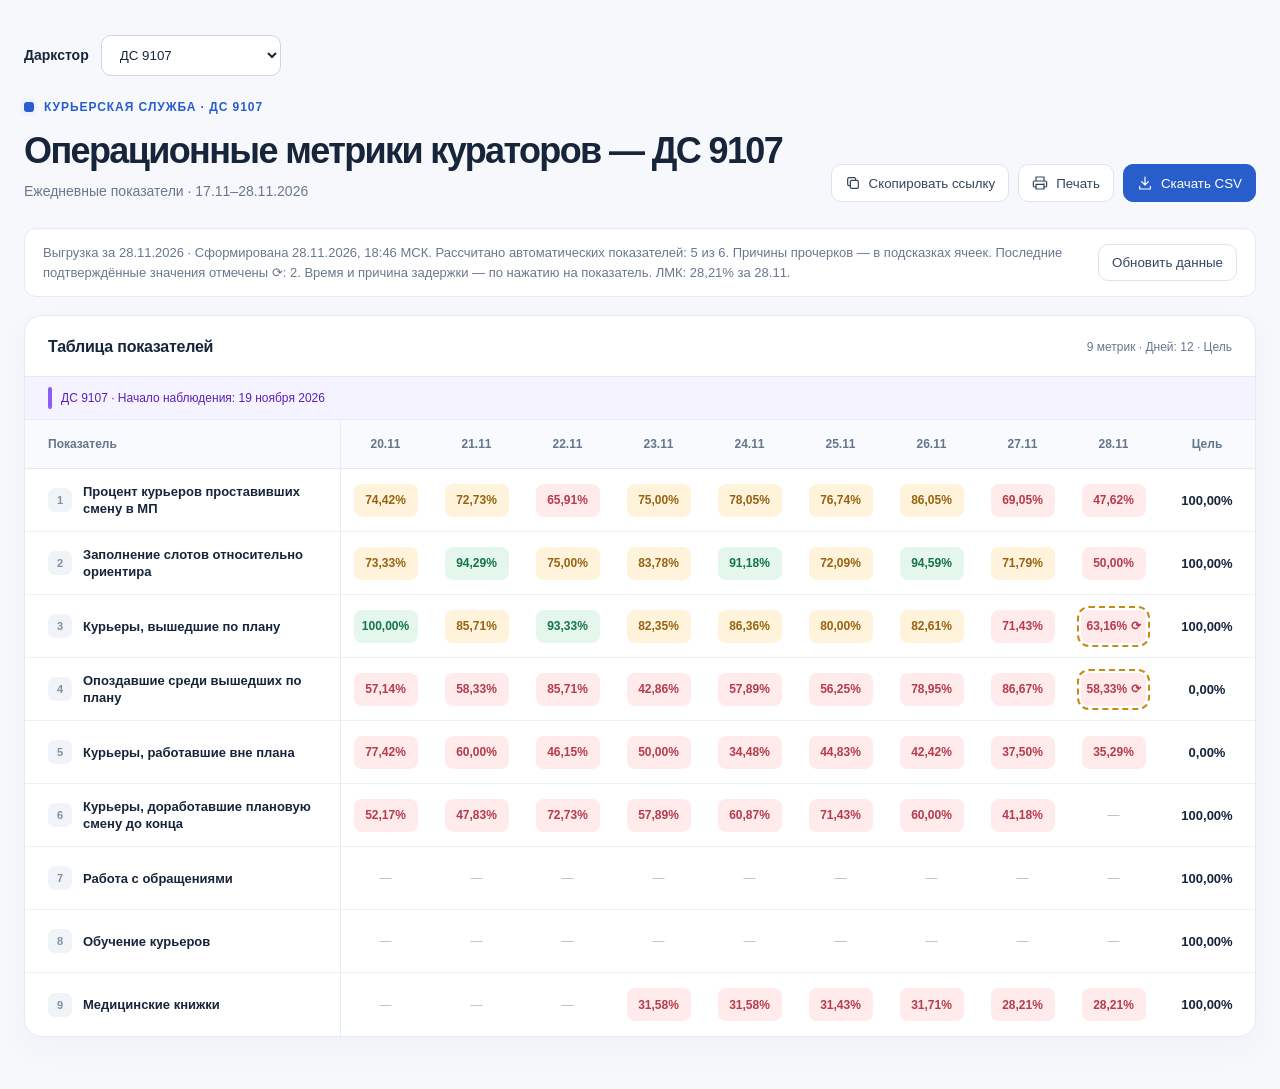
<file: 9107.html>
<!doctype html>
<html lang="ru">
<head>
  <meta charset="utf-8">
  <meta name="viewport" content="width=device-width, initial-scale=1">
  <meta name="theme-color" content="#f6f8fc">
  <meta name="description" content="Операционные показатели курьеров ДС 9107 по датам с 19 ноября 2026">
  <title>ДС 9107 — Операционные метрики кураторов</title>
  <link rel="icon" href="data:image/svg+xml,%3Csvg xmlns='http://www.w3.org/2000/svg' viewBox='0 0 64 64'%3E%3Crect width='64' height='64' rx='16' fill='%232b62cf'/%3E%3Cpath d='M14 42h36M18 28h28M25 17h14' stroke='white' stroke-width='5' stroke-linecap='round'/%3E%3C/svg%3E">
  <style>
    :root{color-scheme:light;--bg:#f6f8fc;--paper:#fff;--ink:#17253b;--muted:#69788d;--line:#e4eaf2;--blue:#285dcc;--blue-soft:#edf3ff;--radius:18px}
    *{box-sizing:border-box}
    html{scroll-behavior:smooth}
    body{margin:0;background:var(--bg);color:var(--ink);font:14px/1.5 -apple-system,BlinkMacSystemFont,"Segoe UI",Roboto,"Noto Sans",Arial,sans-serif;-webkit-font-smoothing:antialiased}
    .shell{max-width:1640px;margin:0 auto;padding:35px 24px 52px}
    .eyebrow{display:flex;align-items:center;gap:10px;color:var(--blue);font-size:12px;font-weight:750;letter-spacing:.08em;text-transform:uppercase}
    .eyebrow .mark{width:10px;height:10px;border-radius:3px;background:var(--blue);box-shadow:0 0 0 4px var(--blue-soft)}
    header{display:flex;align-items:flex-end;justify-content:space-between;gap:22px;margin:14px 0 26px}
    h1{font-size:clamp(24px,3vw,36px);letter-spacing:-.045em;line-height:1.18;margin:0 0 9px;font-weight:780}
    .description{color:var(--muted);margin:0;font-size:14px}
    .actions{display:flex;flex-wrap:wrap;justify-content:flex-end;gap:9px}
    button{display:inline-flex;align-items:center;justify-content:center;gap:8px;white-space:nowrap;cursor:pointer;border:1px solid #dce4ee;border-radius:10px;background:white;color:#34465e;padding:10px 13px;font:600 13px/1.2 inherit;transition:background .16s,border-color .16s}
    button:hover{background:#f4f7fd;border-color:#bdcce3}
    button:focus-visible{outline:3px solid #9cbbf8;outline-offset:2px}
    button svg{width:16px;height:16px;stroke:currentColor;fill:none;stroke-width:1.8;stroke-linecap:round;stroke-linejoin:round}
    .primary{background:var(--blue);border-color:var(--blue);color:#fff}
    .primary:hover{background:#204fab;border-color:#204fab}
    .panel{background:var(--paper);border:1px solid var(--line);border-radius:var(--radius);box-shadow:0 12px 35px rgba(24,49,88,.035);overflow:hidden}
    .panel-heading{display:flex;justify-content:space-between;align-items:center;gap:14px;padding:19px 23px 17px;border-bottom:1px solid var(--line)}
    h2{font-size:16px;letter-spacing:-.015em;margin:0;font-weight:750}
    .panel-note{color:var(--muted);font-size:12px;white-space:nowrap}
    .tool-transition-note{display:flex;align-items:center;gap:9px;margin:0;padding:10px 23px;background:#f5f3ff;border-bottom:1px solid #ede9fe;color:#5b21b6;font-size:12px;line-height:1.4}
    .tool-transition-note::before{content:"";flex:none;width:4px;height:22px;background:#8b5cf6;border-radius:2px}
    #metricsTable .tool-transition{border-left:4px solid #8b5cf6}
    .table-scroll{overflow-x:auto;overscroll-behavior-x:contain;scrollbar-color:#cbd6e7 transparent}
    table{width:100%;min-width:1140px;border-collapse:separate;border-spacing:0;table-layout:fixed;font-variant-numeric:tabular-nums}
    col.metric-col{width:315px}
    col.day-col{width:91px}
    col.goal-col{width:96px}
    thead th{background:#f8fafd;color:#65758b;font-size:12px;font-weight:720;text-align:center;white-space:nowrap;border-bottom:1px solid var(--line);padding:15px 7px}
    thead th:first-child{text-align:left;padding-left:23px}
    thead th:last-child{background:#f8fafd;color:#65758b}
    tbody td,tbody th{border-bottom:1px solid #edf0f5;padding:12px 7px;text-align:center;background:white;height:63px}
    tbody tr:last-child td,tbody tr:last-child th{border-bottom:0}
    tbody th{font-size:13px;font-weight:630;text-align:left;padding-left:23px;padding-right:15px;line-height:1.32}
    tbody tr:hover td,tbody tr:hover th{background:#fafcff}
    thead th:first-child,tbody th{position:sticky;left:0;z-index:2;box-shadow:1px 0 0 #e8edf5}
    thead th:first-child{z-index:4}
    .metric-title{display:flex;align-items:center;gap:11px}
    .metric-index{flex:none;width:24px;height:24px;display:grid;place-items:center;border-radius:7px;background:#f0f3f8;color:#8190a4;font-size:11px;font-weight:700}
    .cell{display:inline-flex;min-width:64px;min-height:33px;align-items:center;justify-content:center;border-radius:8px;font-size:12px;font-weight:700;padding:6px 5px}
    .cell.good{background:#e5f6ed;color:#14744a}
    .cell.mid{background:#fff4db;color:#986212}
    .cell.bad{background:#ffebec;color:#b63c4b}
    .cell.empty{color:#b4becc;font-weight:500}
    .goal{color:var(--ink);font-weight:750;font-size:13px;background:white}
    .date-latest{background:#f8fafd}
    .footnotes{padding:16px 23px 18px;border-top:1px solid var(--line);background:#fcfdff;color:#78869a;font-size:12px}
    .footnotes p{margin:0}
    .footnotes p+p{margin-top:5px}
    .footer{display:flex;justify-content:space-between;gap:15px;flex-wrap:wrap;color:#8a97a8;font-size:12px;padding:17px 4px}
    .toast{position:fixed;bottom:24px;left:50%;transform:translate(-50%,16px);padding:11px 17px;border-radius:10px;background:#172b4b;color:#fff;box-shadow:0 10px 25px #172b4b33;opacity:0;pointer-events:none;transition:opacity .2s,transform .2s;z-index:10}
    .toast.visible{opacity:1;transform:translate(-50%,0)}
    @media(max-width:820px){.shell{padding:22px 12px 32px}header{display:block;margin:15px 4px 20px}h1{font-size:26px}.actions{justify-content:flex-start;margin-top:18px}.panel-heading{padding:15px 16px}.panel-note{white-space:normal;text-align:right}.footnotes{padding:15px 16px}col.metric-col{width:235px}tbody th{padding-left:12px;font-size:12px}.metric-title{gap:7px}.metric-index{width:20px;height:20px}thead th:first-child{padding-left:12px}.footer{padding:14px 4px}}
    @media print{@page{size:A3 landscape;margin:12mm}body{background:white;font-size:11px}.shell{max-width:none;padding:0}.actions,.footer,.toast{display:none!important}header{margin:0 0 14px}h1{font-size:24px}.panel{border:1px solid #ccd3df;box-shadow:none}.panel-heading{padding:10px 12px}.table-scroll{overflow:visible}table{min-width:0;width:100%}col.metric-col{width:250px}col.day-col{width:auto}col.goal-col{width:70px}thead th{padding:9px 3px}tbody td,tbody th{padding:6px 2px;height:42px}tbody th{padding-left:8px;font-size:10px}.cell{min-width:0;width:100%;font-size:10px;padding:5px 1px}.metric-index{display:none}.footnotes{padding:10px 12px}thead th:first-child,tbody th{position:static;box-shadow:none}*{-webkit-print-color-adjust:exact;print-color-adjust:exact}}
    .store-picker{display:flex;align-items:center;gap:12px;margin-bottom:22px;font-weight:700;color:var(--ink)}
    .store-picker select{appearance:auto;min-width:180px;padding:11px 14px;border:1px solid #cbd6e7;border-radius:10px;background:#fff;color:#17253b;font:700 14px inherit;cursor:pointer}
    .store-picker select:focus-visible{outline:3px solid #9cbbf8;outline-offset:2px}
    @media print{.store-picker{display:none}}
    .data-status{display:flex;align-items:center;justify-content:space-between;gap:16px;margin:0 0 18px;padding:14px 18px;border:1px solid var(--line);border-radius:12px;background:var(--paper)}
    .data-status p{margin:0;color:var(--muted);font-size:13px}
    @media(max-width:820px){.data-status{align-items:flex-start;flex-direction:column}}
  </style>
</head>
<body>
<main class="shell">
  <nav aria-label="Выбор даркстора" class="store-picker"><label for="storeSelect">Даркстор</label><select id="storeSelect" aria-label="Выбрать даркстор"><option value="5818">ДС 5818</option><option value="7745">ДС 7745</option><option value="8889">ДС 8889</option><option value="9107" selected>ДС 9107</option></select></nav>
  <div class="eyebrow"><span class="mark" aria-hidden="true"></span> Курьерская служба · ДС 9107</div>
  <header>
    <div>
      <h1>Операционные метрики кураторов — ДС 9107</h1>
      <p class="description">Ежедневные показатели работы кураторов · 15–20 октября 2026 года</p>
    </div>
    <div class="actions">
      <button id="copyLink" type="button" aria-label="Скопировать ссылку на таблицу">
        <svg viewBox="0 0 24 24" aria-hidden="true"><rect x="8" y="8" width="12" height="12" rx="2"/><path d="M16 8V6a2 2 0 0 0-2-2H6a2 2 0 0 0-2 2v8a2 2 0 0 0 2 2h2"/></svg>Скопировать ссылку
      </button>
      <button id="printReport" type="button">
        <svg viewBox="0 0 24 24" aria-hidden="true"><path d="M6 9V3h12v6M6 18H4a2 2 0 0 1-2-2v-5a2 2 0 0 1 2-2h16a2 2 0 0 1 2 2v5a2 2 0 0 1-2 2h-2"/><path d="M6 14h12v7H6zM18 12h.01"/></svg>Печать
      </button>
      <button class="primary" id="downloadCsv" type="button">
        <svg viewBox="0 0 24 24" aria-hidden="true"><path d="M12 3v12m-5-5 5 5 5-5M4 17v4h16v-4"/></svg>Скачать CSV
      </button>
    </div>
  </header>
  <section class="data-status" aria-label="Источник данных">
    <p id="dataStatus" role="status" aria-live="polite">Загружаем последнюю выгрузку…</p>
    <button id="refreshData" type="button">Обновить данные</button>
  </section>
  <section class="panel" aria-labelledby="tableTitle">
    <div class="panel-heading"><h2 id="tableTitle">Таблица показателей</h2><span class="panel-note">9 метрик · 5 дней · Цель</span></div>
    <p class="tool-transition-note" id="toolTransitionNote">ДС 9107 · Начало наблюдения: 19 ноября 2026</p>
    <div class="table-scroll" tabindex="0" aria-label="Таблица показателей, прокручивается горизонтально">
      <table id="metricsTable">
        <colgroup><col class="metric-col"><col class="day-col" span="5"><col class="goal-col"></colgroup>
        <thead><tr id="headerRow"><th scope="col">Показатель</th></tr></thead>
        <tbody id="metricsBody"></tbody>
      </table>
    </div></section></main>
<div id="toast" class="toast" role="status" aria-live="polite"></div>
<script>
"use strict";
const dates = ["19.11"];
// Значения хранятся строками; отображение всех процентов единообразно: две цифры после запятой.
// null означает, что показатель за дату не предоставлен.
const metrics = [
  {name:"Знание прогноза на завтра",goal:"100",better:"high",values:[null]},
  {name:"Процент курьеров проставивших смену в МП",goal:"100",better:"high",values:[null]},
  {name:"Заполнение слотов относительно ориентира",goal:"100",better:"high",values:[null]},
  {name:"Курьеры, вышедшие по плану",goal:"100",better:"high",values:[null]},
  {name:"Опоздавшие среди вышедших по плану",goal:"0",better:"low",values:[null]},
  {name:"Курьеры, работавшие вне плана",goal:"0",better:"low",values:[null]},
  {name:"Курьеры, доработавшие плановую смену до конца",goal:"100",better:"high",values:[null]},
  {name:"Работа с обращениями",goal:"100",better:"high",values:[null]},
  {name:"Обучение курьеров",goal:"100",better:"high",values:[null]},
  {name:"Медицинские книжки",goal:"100",better:"high",values:[null]}
];
function formatPercent(value) {
  const number=Number(String(value).replace(",", "."));
  return number.toFixed(2).replace(".", ",")+"%";
}
function textCell(tag,content,className) {
  const el=document.createElement(tag);
  el.textContent=content;
  if(className) el.className=className;
  return el;
}
// Пороговые значения для метрик в порядке отображения. На границе выбирается лучший цвет.
function statusClass(value,index) {
  const num=Number(String(value).replace(",","."));
  if(index===0) return num>=100?"good":num>=50?"mid":"bad";
  if(index===1) return num>=90?"good":num>=70?"mid":"bad";
  if(index===2) return num>=85?"good":num>=70?"mid":"bad";
  if(index===3) return num>=90?"good":num>=80?"mid":"bad";
  if(index===4||index===5) return num<=10?"good":num<=20?"mid":"bad";
  if(index===6) return num>=90?"good":num>=80?"mid":"bad";
  if(index===7) return num>=90?"good":num>=70?"mid":"bad";
  if(index===8||index===9) return num>=80?"good":num>=60?"mid":"bad";
  return "";
}
const approvedManualMedicalDates = new Set(["23.10","24.10","25.10","26.10"]);
function render() {
  const head=document.getElementById("headerRow");
  while(head.children.length>1) head.lastElementChild.remove();
  dates.forEach(function(date,i){
    const th=textCell("th",date,i===dates.length-1?"date-latest":"");
    if(date==="25.10" && dates[i-1]==="24.10"){
      th.classList.add("tool-transition");
      th.title="Переход на инструмент «Выходы курьеров» с 25 октября";
      th.setAttribute("aria-describedby","toolTransitionNote");
    }
    th.scope="col";
    head.appendChild(th);
  });
  const goalHead=textCell("th","Цель");
  goalHead.scope="col";
  head.appendChild(goalHead);
  const body=document.getElementById("metricsBody");
  body.replaceChildren();
  metrics.forEach(function(metric,index){
    const tr=document.createElement("tr");
    // Keep source indexes stable for historical imports; omit forecast from display.
    tr.hidden=index===0;
    const th=document.createElement("th");
    th.scope="row";
    const wrap=document.createElement("span");
    wrap.className="metric-title";
    wrap.appendChild(textCell("span",String(index),"metric-index"));
    wrap.appendChild(textCell("span",metric.name));
    th.appendChild(wrap);
    tr.appendChild(th);
    metric.values.forEach(function(value,dayIndex){
      const td=document.createElement("td");
      if(dates[dayIndex]==="25.10" && dates[dayIndex-1]==="24.10") td.classList.add("tool-transition");
      const span=textCell("span",value===null?"—":formatPercent(value),value===null?"cell empty":"cell "+statusClass(value,index));
      if(index===9 && approvedManualMedicalDates.has(dates[dayIndex]) && value!==null){
        td.title="Значение утверждено пользователем вручную.";
        td.dataset.source="manual";
      }
      td.appendChild(span);
      tr.appendChild(td);
    });
    tr.appendChild(textCell("td",formatPercent(metric.goal),"goal"));
    body.appendChild(tr);
  });
}
function csvQuote(value) {
  return '"'+String(value).replace(/"/g,'""')+'"';
}
function downloadCsv() {
  const rows=[["Показатель"].concat(dates).concat(["Цель"])];
  metrics.slice(1).forEach(function(m){rows.push([m.name].concat(m.values.map(function(v){return v===null?"":formatPercent(v);})).concat([formatPercent(m.goal)]));});
  const csv="\ufeff"+rows.map(function(row){return row.map(csvQuote).join(";");}).join("\r\n");
  const url=URL.createObjectURL(new Blob([csv],{type:"text/csv;charset=utf-8;"}));
  const link=document.createElement("a");
  link.href=url;
  link.download="ds-9107-courier-metrics-2026-"+dates[dates.length-1].slice(3)+"-"+dates[dates.length-1].slice(0,2)+".csv";
  document.body.appendChild(link);
  link.click();
  link.remove();
  setTimeout(function(){URL.revokeObjectURL(url);},1000);
}
let toastTimer;
function notify(message){
  const el=document.getElementById("toast");
  el.textContent=message;
  el.classList.add("visible");
  clearTimeout(toastTimer);
  toastTimer=setTimeout(function(){el.classList.remove("visible");},2500);
}
async function copyLink(){
  try{
    if(navigator.clipboard&&window.isSecureContext){
      await navigator.clipboard.writeText(location.href);
    }else{
      const input=document.createElement("textarea");
      input.value=location.href;
      input.style.position="fixed";
      input.style.opacity="0";
      document.body.appendChild(input);
      input.select();
      const ok=document.execCommand("copy");
      input.remove();
      if(!ok) throw new Error("Copy unavailable");
    }
    notify("Ссылка скопирована");
  }catch(e){notify("Скопируйте адрес из строки браузера");}
}
document.getElementById("storeSelect").addEventListener("change",function(e){window.location.href=({"5818":"index.html","7745":"dashboard.html","8889":"8889.html","9107":"9107.html"})[e.target.value]||"index.html";});
render();
document.getElementById("downloadCsv").addEventListener("click",downloadCsv);
document.getElementById("copyLink").addEventListener("click",copyLink);
document.getElementById("printReport").addEventListener("click",function(){window.print();});
</script>
<script src="metric-details.js?v=arrived-completion-20261106"></script>
<script src="dashboard-data.js?v=ds9107-20261119"></script>


</body>
</html>
</file>
<file: dashboard-trends.css>
.trends{margin-bottom:24px;padding:22px 23px}
.trends-heading,.trends-chart-heading{display:flex;align-items:center;justify-content:space-between;gap:18px;flex-wrap:wrap}
.trends-heading p{margin:5px 0 0;color:var(--muted);font-size:13px}
.trends-control{display:flex;flex-direction:column;gap:5px;color:var(--muted);font-size:12px;font-weight:600}
.trends-control select{border:1px solid var(--line);border-radius:9px;background:#fff;color:var(--ink);padding:9px 12px;font:inherit;font-size:13px;max-width:100%}
.trends-control select:focus-visible{outline:3px solid #9cbbf8;outline-offset:2px}
.trends-overview{display:grid;grid-template-columns:repeat(5,minmax(0,1fr));gap:10px;margin:20px 0 24px}
button.trends-card{display:flex;flex-direction:column;align-items:flex-start;gap:8px;padding:13px 14px;white-space:normal;text-align:left;border:1px solid var(--line);background:#fff;min-width:0}
button.trends-card:hover{border-color:#9ab7ed;background:#f9fbff}
button.trends-card[aria-pressed="true"]{border-color:var(--blue);box-shadow:0 0 0 1px var(--blue);background:#f5f8ff}
.trends-card-name{font-size:11px;line-height:1.4;color:#53637a;min-height:32px}
.trends-card-value{font-size:23px;line-height:1.2;font-weight:750;color:var(--ink)}
.trends-card-meta{display:flex;align-items:center;justify-content:space-between;gap:6px;width:100%;font-size:11px;flex-wrap:wrap;color:var(--muted)}
.trends-badge{display:inline-block;font-size:11px;font-weight:650;border-radius:6px;padding:3px 6px;background:#f0f3f8;color:#65758b}
.trends-badge.good{background:#e5f6ed;color:#14744a}
.trends-badge.bad{background:#ffebec;color:#b63c4b}
.trends-chart-heading{border-top:1px solid var(--line);padding-top:18px}
.trends-metric-control{flex:1;max-width:600px;min-width:220px}
.trends-direction{color:var(--muted);font-size:12px}
.trends-summary{display:grid;grid-template-columns:repeat(3,minmax(0,1fr));gap:12px;margin:18px 0}
.trends-stat{background:#f8fafd;border-radius:10px;padding:12px 14px;min-width:0}
.trends-stat-label{display:block;color:var(--muted);font-size:11px;margin-bottom:4px}
.trends-stat-value{display:block;font-size:20px;line-height:1.3;font-weight:750}
.trends-stat small{display:block;color:var(--muted);font-size:11px;margin-top:4px}
.trends-stat.good .trends-stat-value{color:#14744a}
.trends-stat.bad .trends-stat-value{color:#b63c4b}
.trends-plot{position:relative;width:100%}
#trendChart{display:block;width:100%;height:300px;overflow:visible}
.trends-plot p{padding:70px 15px;text-align:center;color:var(--muted);background:#f8fafd;border-radius:10px;margin:0}
.trends-legend{display:flex;flex-wrap:wrap;gap:16px;font-size:11px;color:var(--muted);margin-top:10px}
.trends-legend span{display:inline-flex;align-items:center;gap:6px}
.trends-key{display:inline-block;width:20px;height:0;border-top:3px solid #285dcc}
.trends-key-goal{border-top:2px dashed #26986a}
.trends-key-transition{border-top:2px dashed #8b5cf6}
.trends-hover{min-height:21px;font-size:12px;color:#34465e;margin:12px 0 8px}
.trends-note{color:var(--muted);font-size:11px;line-height:1.6;margin:5px 0 0}
#trendComparisonNote:empty{display:none}
#trendChart .trend-hit{cursor:crosshair;outline:none}
#trendChart .trend-hit:hover,#trendChart .trend-hit:focus{stroke:#17253b;stroke-width:2;fill:#285dcc;fill-opacity:.18}
@media(max-width:1100px){.trends-overview{grid-template-columns:repeat(3,minmax(0,1fr))}}
@media(max-width:600px){.trends{padding:17px 14px}.trends-overview{grid-template-columns:repeat(2,minmax(0,1fr));gap:8px}.trends-card-name{min-height:42px}.trends-summary{gap:6px}.trends-stat{padding:9px 8px}.trends-stat-value{font-size:16px}.trends-stat small{font-size:10px}.trends-metric-control{min-width:0;width:100%;max-width:none;flex-basis:100%}.trends-direction{font-size:11px}.trends-heading{align-items:flex-start}.trends-control select{font-size:12px}.trends-stat-label{font-size:10px}}
@media print{.trends{break-inside:avoid;padding:14px;box-shadow:none}.trends-overview{grid-template-columns:repeat(5,minmax(0,1fr))}.trends-card{box-shadow:none!important}.trends-note{font-size:10px}#trendChart{height:260px}.trends-hover{display:none}}
</file>
